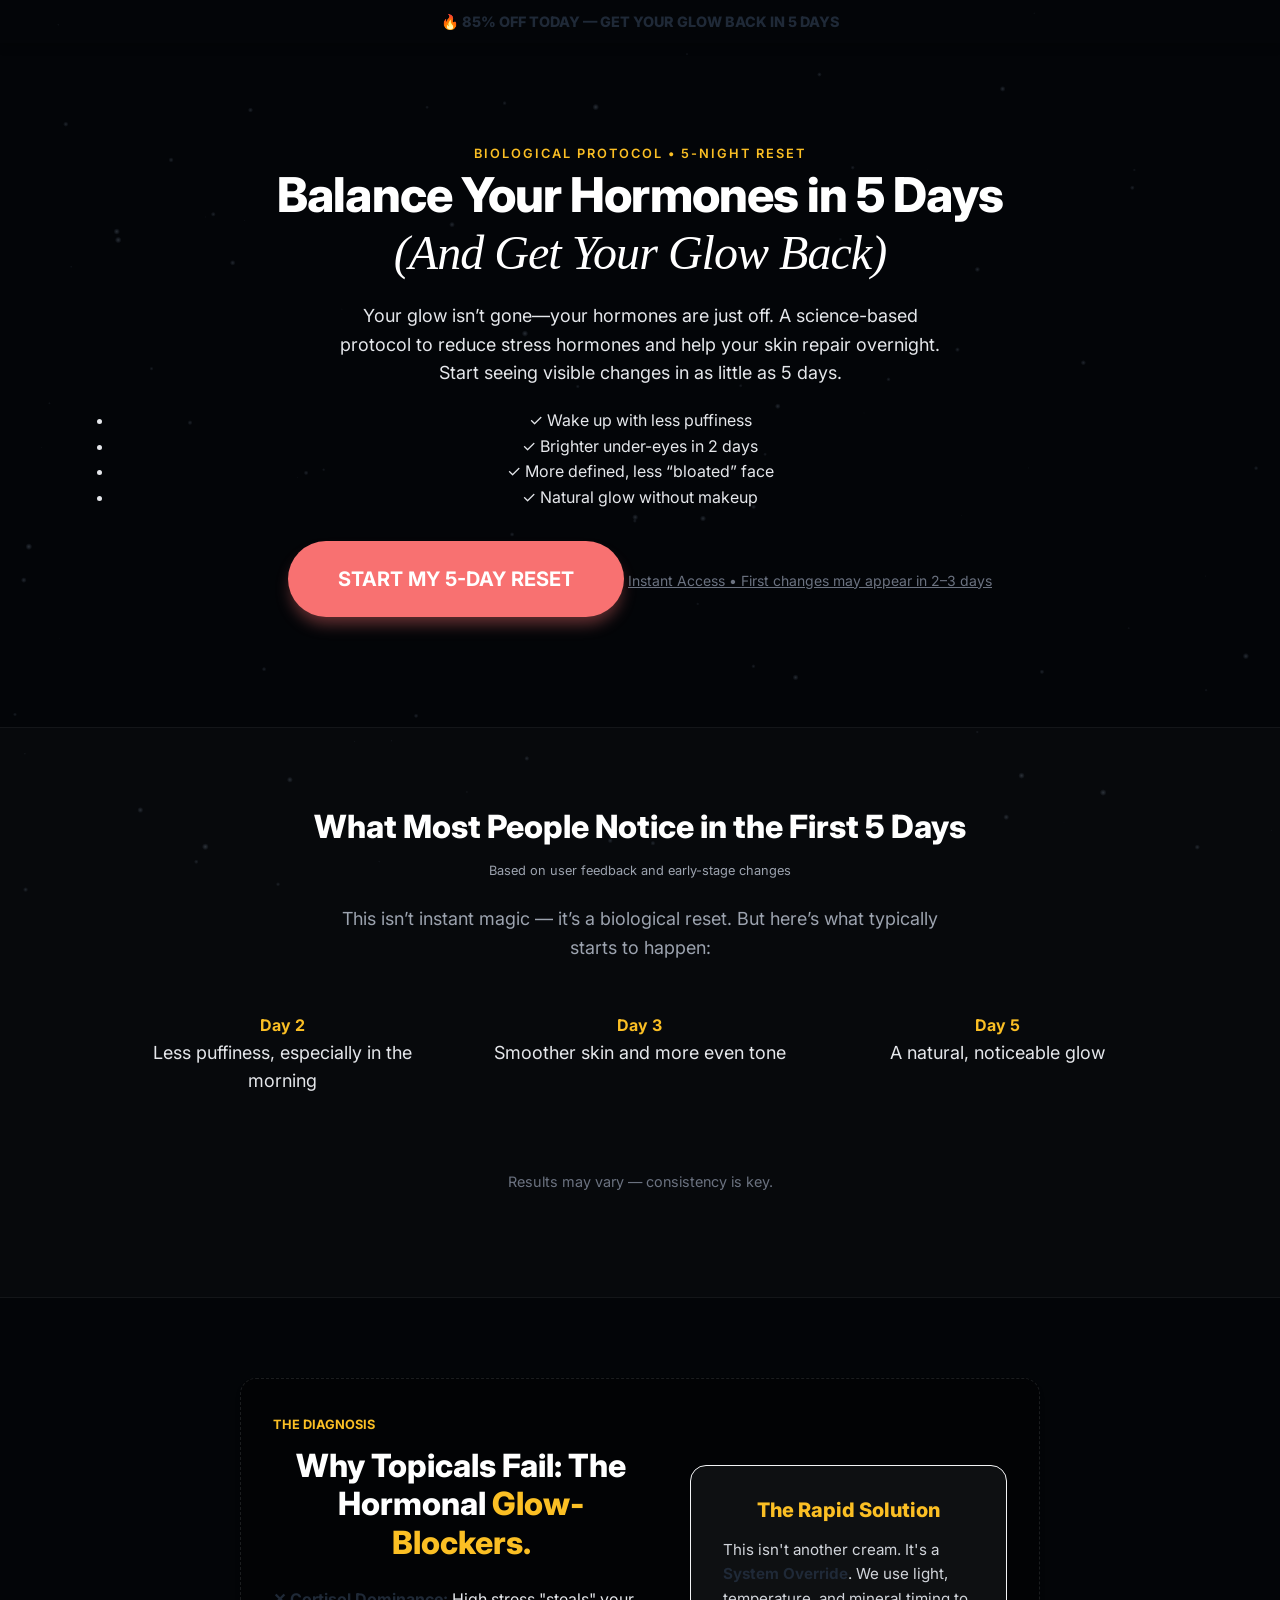
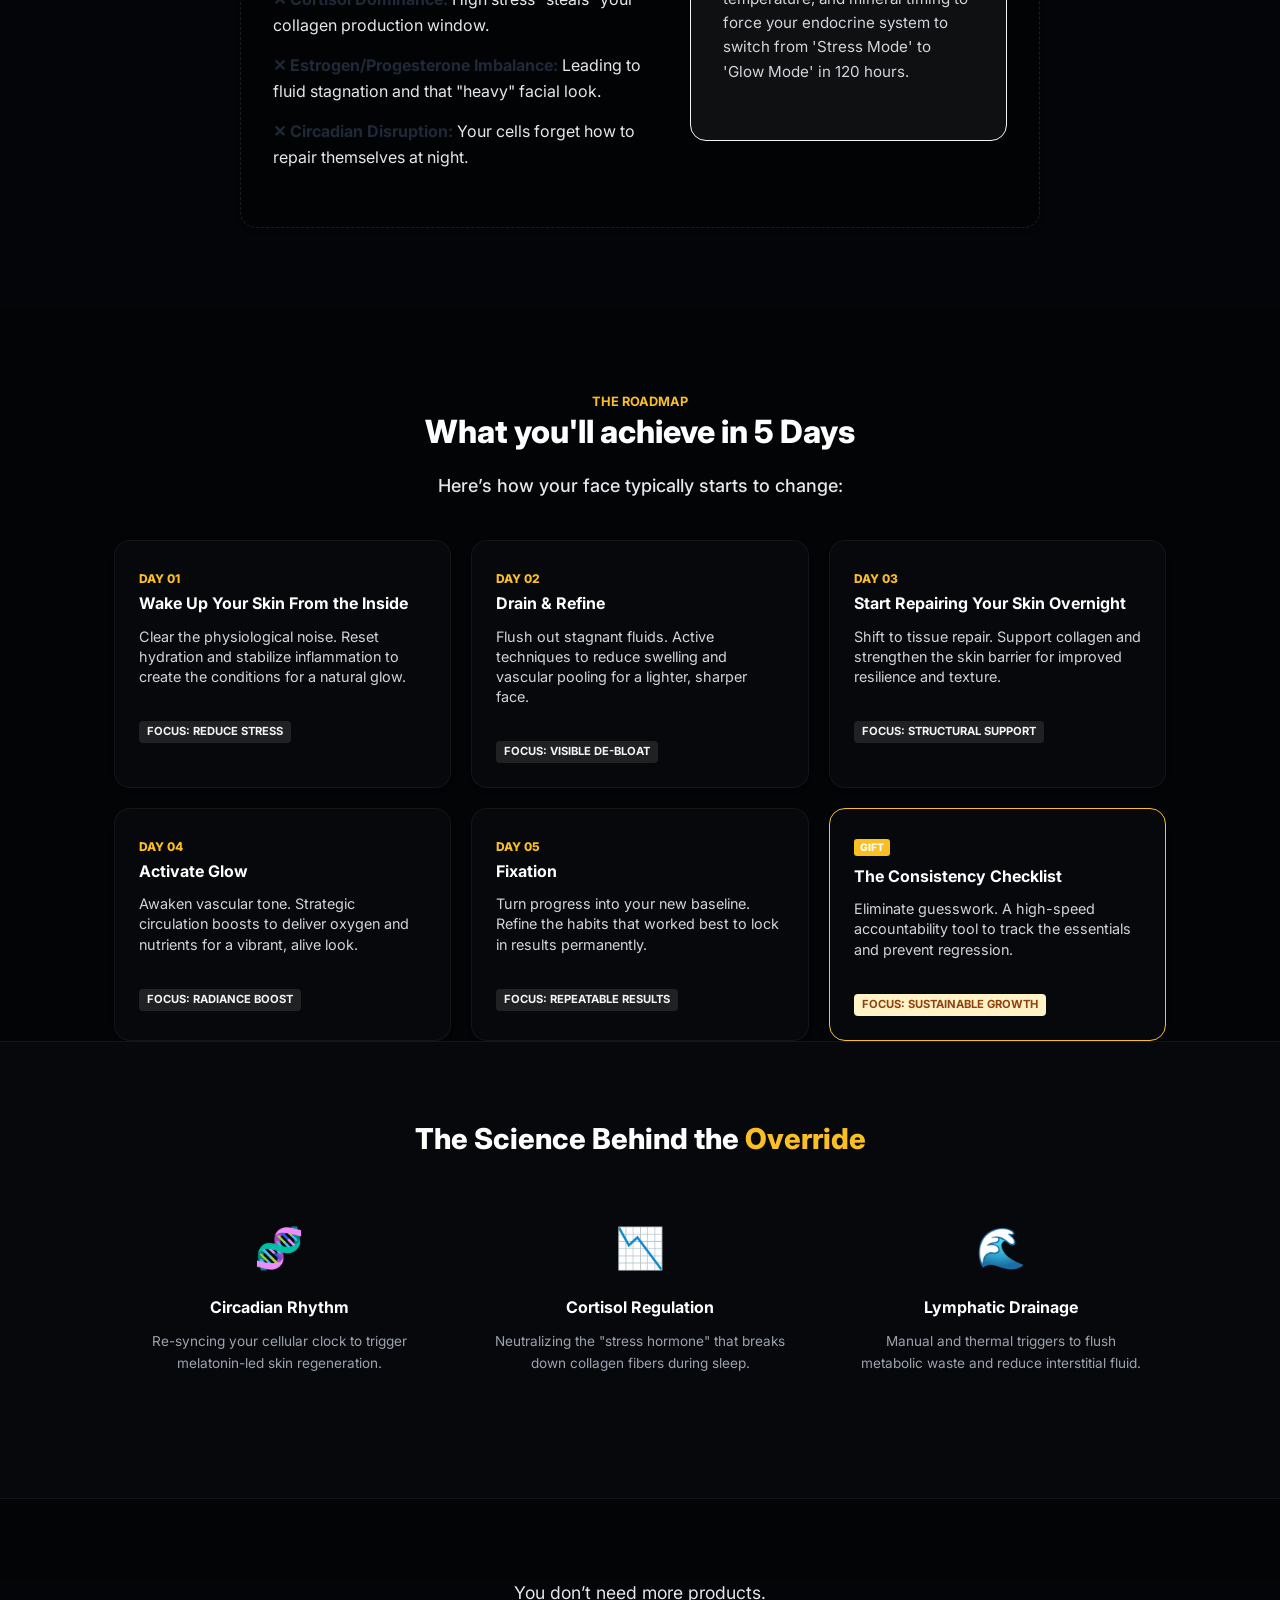
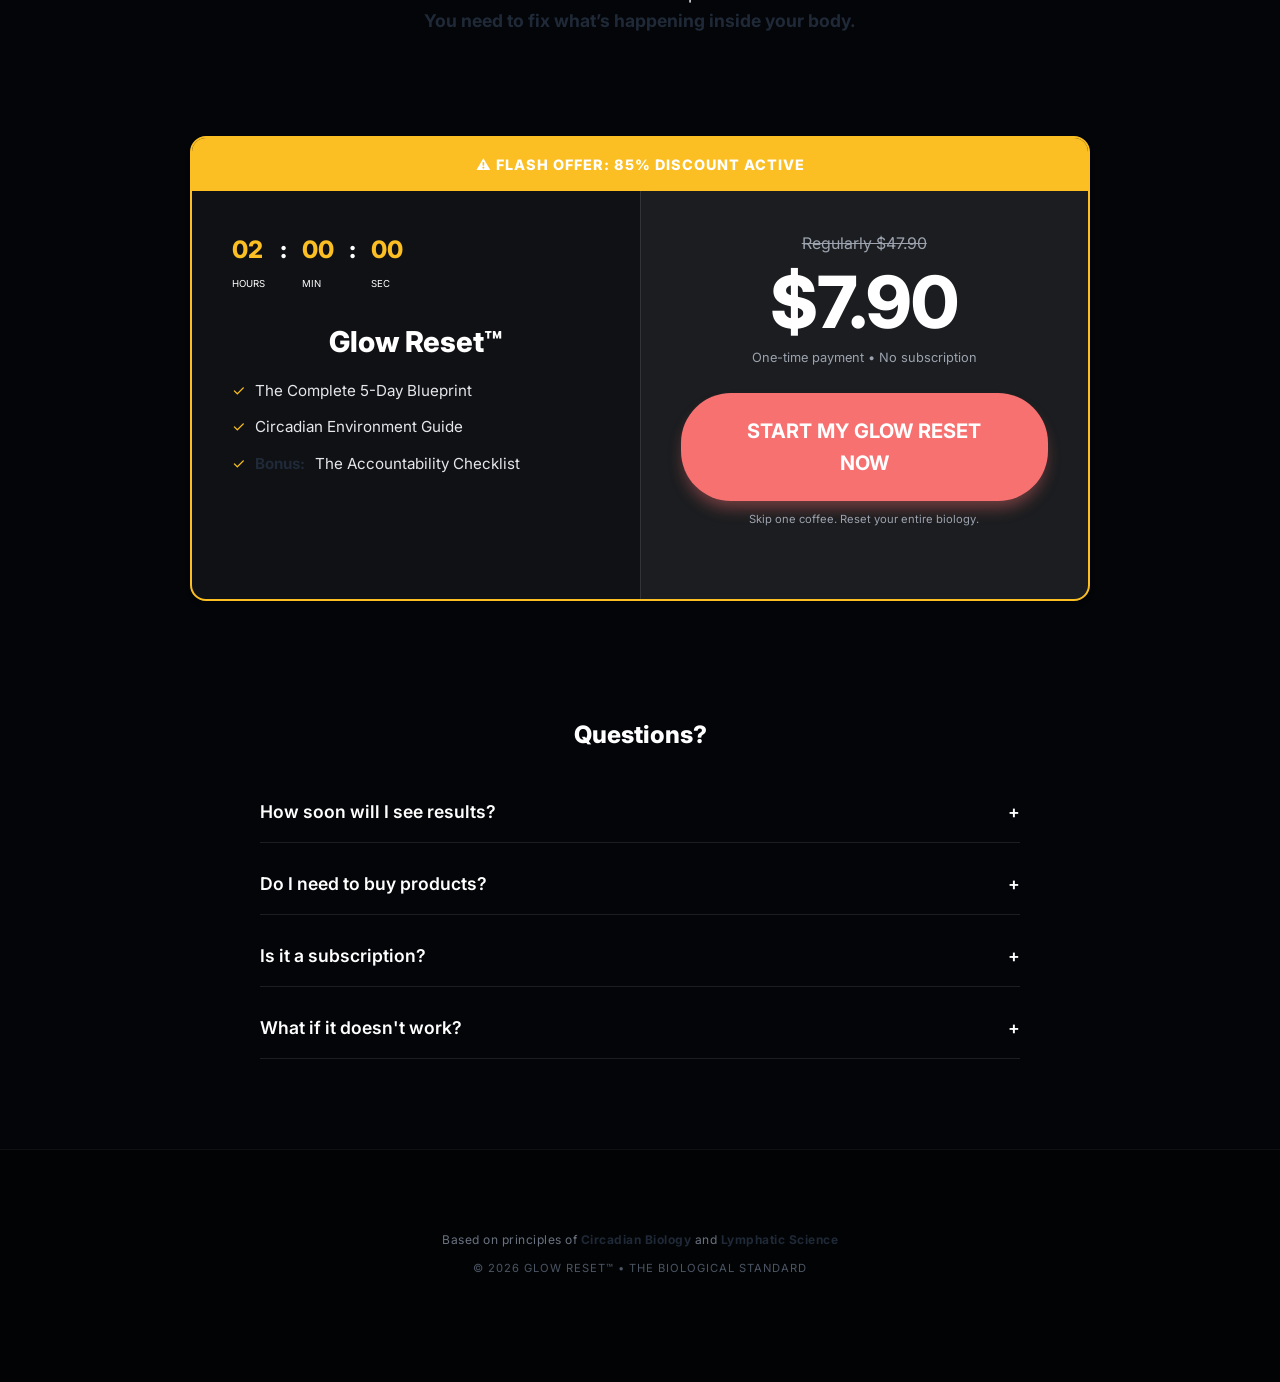
<file: index.html>
<!DOCTYPE html>
<html lang="en">
<head>
    <meta name="viewport" content="width=device-width, initial-scale=1.0">
    <meta charset="UTF-8">
    <meta name="description" content="Balance your hormones and restore your natural glow in 5 days with this science-based reset protocol.">
    <title>Glow Reset™ | 5-Day Hormone Reset Protocol</title>
    <link href="https://fonts.googleapis.com/css2?family=Plus+Jakarta+Sans:wght@800&family=Inter:wght@300;400;600&display=swap" rel="stylesheet">
    <link rel="stylesheet" href="style.css">
    <style>
        /* Fundo Animado */
        #dropletCanvas {
    position: fixed;
    top: 0;
    left: 0;
    width: 100vw;
    height: 100vh;
    z-index: -1;
    pointer-events: none; /* Garante que não interfira nos cliques */
}

        /* Ajustes de suporte para garantir a responsividade */
        .module-grid {
            display: grid;
            grid-template-columns: repeat(auto-fit, minmax(280px, 1fr));
            gap: 20px;
            margin-top: 40px;
        }
        .module-card {
            padding: 1.5rem;
            text-align: left;
            border: 1px solid rgba(255,255,255,0.05);
            background: rgba(255,255,255,0.02);
        }
        .module-card h4 { margin-bottom: 10px; color: #ffffff; }
        .module-card p { font-size: 0.9rem; line-height: 1.4; color: #d1d5db; }
        .benefit-tag {
            display: inline-block;
            background: rgba(255,255,255,0.1);
            padding: 2px 8px;
            border-radius: 4px;
            font-size: 0.7rem;
            font-weight: 700;
            text-transform: uppercase;
            margin-top: 10px;
            color: #f3f4f6;
        }

        /* AJUSTES DA SEÇÃO FAQ */
        .faq-box {
            max-width: 800px;
            margin: 0 auto;
            padding: 40px 20px;
        }
        .faq-item {
            border-bottom: 1px solid rgba(255,255,255,0.1);
            margin-bottom: 10px;
        }
        .faq-trigger {
            width: 100%;
            background: none;
            border: none;
            padding: 20px 0;
            text-align: left;
            cursor: pointer;
            display: flex;
            justify-content: space-between;
            align-items: center;
            font-family: 'Inter', sans-serif;
            font-weight: 600;
            font-size: 1.1rem;
            color: #ffffff;
        }
        .faq-content {
            max-height: 0;
            overflow: hidden;
            transition: max-height 0.3s ease-out;
        }
        .faq-content p {
            padding-bottom: 20px;
            color: #d1d5db;
            line-height: 1.6;
            margin: 0;
        }

        @media (max-width: 768px) {
    .mobile-stack {
        display: block !important;
    }

    .mobile-stack > div {
        width: 100% !important;
        margin-bottom: 20px;
    }

    h1 {
        font-size: 2.2rem !important;
    }

    .section {
        padding: 40px 0 !important;
    }
}

@media (max-width: 480px) {
    .top-alert { font-size: 0.75rem; padding: 8px; }
}
        

        footer {
    padding: 40px 20px;
    text-align: center;
    border-top: 1px solid rgba(255,255,255,0.05);
    background: rgba(0,0,0,0.3);
    margin-top: 40px;
}

.footer-creds {
    font-size: 0.75rem;
    color: #6b7280; /* Um cinza mais discreto */
    margin-bottom: 10px;
    letter-spacing: 0.5px;
}

.footer-copy {
    font-size: 0.7rem;
    color: #4b5563;
    text-transform: uppercase;
    letter-spacing: 1px;
}

        body {
    background-color: #030508; /* Mesma cor do canvas */
    margin: 0;
    padding: 0;
    overflow-x: hidden;
    padding-top: 60px;
}
.top-alert {
    position: fixed;
    top: 0;
    left: 0;
    width: 100%;
    text-align: center;
    font-weight: 800;
    font-size: 0.9rem;
    padding: 10px;
    z-index: 9999;
    animation: pulseAlert 2s ease-in-out infinite;
    box-shadow: 0 2px 10px rgba(0,0,0,0.3);
    cursor: pointer;
    transition: transform 0.3s ease, opacity 0.2s ease;
}
.top-alert:active {
    transform: scale(0.97);
    opacity: 0.8;
}
.top-alert:hover {
    opacity: 0.9;
}

/* Animação */
@keyframes pulseAlert {
    0% {
        background-color: #ff0000;
        color: #ffffff;
    }
    50% {
        background-color: #ff4d4d;
        color: #ffffff;
    }
    100% {
        background-color: #ff0000;
        color: #ffffff;
    }
}


        
    </style>
    <!-- Meta Pixel Code -->
<script>
function scrollToOffer() {
    const element = document.getElementById('offer');
    const alertBar = document.querySelector('.top-alert');

    if (!element) return;

    const offset = alertBar ? alertBar.offsetHeight : 0;

    const position = element.getBoundingClientRect().top + window.pageYOffset - offset;

    window.scrollTo({
        top: position,
        behavior: 'smooth'
    });
}
!function(f,b,e,v,n,t,s)
{if(f.fbq)return;n=f.fbq=function(){n.callMethod?
n.callMethod.apply(n,arguments):n.queue.push(arguments)};
if(!f._fbq)f._fbq=n;n.push=n;n.loaded=!0;n.version='2.0';
n.queue=[];t=b.createElement(e);t.async=!0;
t.src=v;s=b.getElementsByTagName(e)[0];
s.parentNode.insertBefore(t,s)}(window, document,'script',
'https://connect.facebook.net/en_US/fbevents.js');
fbq('init', '1629880211533904');
fbq('track', 'PageView');
</script>
<noscript><img height="1" width="1" style="display:none"
src="https://www.facebook.com/tr?id=1629880211533904&ev=PageView&noscript=1"
/></noscript>
<!-- End Meta Pixel Code -->
</head>
<body>
    
  <div class="top-alert" onclick="scrollToOffer()">
    🔥 85% OFF TODAY — GET YOUR GLOW BACK IN 5 DAYS
</div>
    
    <canvas id="dropletCanvas"></canvas>

    <header class="section">
        
        <div class="container text-center">
            <span style="color: #fbbf24; font-weight: 600; text-transform: uppercase; letter-spacing: 2px; font-size: 0.8rem;">Biological Protocol • 5-Night Reset</span>
            <h1 style="color: #ffffff;">Balance Your Hormones in 5 Days <br> <span style="font-style: italic; font-weight: 400; font-family: serif; color: #ffffff;">(And Get Your Glow Back)</span></h1>
            <p style="margin: 0 auto; max-width: 600px; color: #e5e7eb;">Your glow isn’t gone—your hormones are just off. A science-based protocol to reduce stress hormones and help your skin repair overnight. Start seeing visible changes in as little as 5 days.</p>
            
            <ul style="margin-top:20px; margin-bottom:25px; color:#e5e7eb;">
<li>✓ Wake up with less puffiness</li>
<li>✓ Brighter under-eyes in 2 days</li>
<li>✓ More defined, less “bloated” face</li>
<li>✓ Natural glow without makeup</li>
</ul>
            
            <div class="cta-container">
                <a href="#offer" class="cta">Start My 5-Day Reset</a>
                <span class="cta-secondary">Instant Access • First changes may appear in 2–3 days</span>
            </div>
        </div>
    </header>

    <section class="section" style="background: rgba(255,255,255,0.02); border-top: 1px solid rgba(255,255,255,0.05); border-bottom: 1px solid rgba(255,255,255,0.05);">
    <div class="container text-center">
        
        <h2 style="color: #ffffff; margin-bottom: 10px;">
            What Most People Notice in the First 5 Days
        </h2>
        <p style="margin-top:15px; font-size:0.8rem; color:#9ca3af;">
Based on user feedback and early-stage changes
</p>

        <p style="max-width: 600px; margin: 0 auto 30px auto; color: #9ca3af;">
            This isn’t instant magic — it’s a biological reset. But here’s what typically starts to happen:
        </p>

        <div style="display: flex; gap: 20px; justify-content: center;" class="mobile-stack">

            <div style="flex: 1; padding: 20px;">
                <h4 style="color: #fbbf24;">Day 2</h4>
                <p style="color: #e5e7eb;">Less puffiness, especially in the morning</p>
            </div>

            <div style="flex: 1; padding: 20px;">
                <h4 style="color: #fbbf24;">Day 3</h4>
                <p style="color: #e5e7eb;">Smoother skin and more even tone</p>
            </div>

            <div style="flex: 1; padding: 20px;">
                <h4 style="color: #fbbf24;">Day 5</h4>
                <p style="color: #e5e7eb;">A natural, noticeable glow</p>
            </div>

        </div>
        <p style="margin-top: 30px; font-size: 0.9rem; color: #6b7280;">
    Results may vary — consistency is key.
</p>
    </div>
        
</section>

    <main>
        <section class="section section-dark">
            <div class="container">
                <div class="box section-dark" style="border: 1px dashed rgba(255,255,255,0.1); padding: 2rem; background: rgba(0,0,0,0.3);">
                    <div style="display: flex; gap: 40px; align-items: center;" class="mobile-stack">
                        <div style="flex: 1.2;">
                            <span style="color: #fbbf24; text-transform: uppercase; font-size: 0.8rem; font-weight: 700;">The Diagnosis</span>
                            <h2 style="color: #ffffff; margin-top: 10px;">Why Topicals Fail: The Hormonal  <span style="color: #fbbf24;">Glow-Blockers.</span></h2>
                            
                            <div style="margin-top: 25px;">
                                <p style="font-size: 1rem; margin-bottom: 15px; color: #e5e7eb;"><strong>✕ Cortisol Dominance:</strong> High stress "steals" your collagen production window.</p>
                                <p style="font-size: 1rem; margin-bottom: 15px; color: #e5e7eb;"><strong>✕ Estrogen/Progesterone Imbalance:</strong> Leading to fluid stagnation and that "heavy" facial look.</p>
                                <p style="font-size: 1rem; color: #e5e7eb;"><strong>✕ Circadian Disruption:</strong> Your cells forget how to repair themselves at night.</p>
                            </div>
                        </div>
                        
                        <div class="box" style="background: rgba(255,255,255,0.05); padding: 2rem; flex: 0.8;">
                            <h3 style="color: #fbbf24; font-size: 1.25rem; margin-bottom: 1rem;">The Rapid Solution</h3>
                            <p style="font-size: 0.95rem; color: #d1d5db;">This isn't another cream. It's a <strong>System Override</strong>. We use light, temperature, and mineral timing to force your endocrine system to switch from 'Stress Mode' to 'Glow Mode' in 120 hours.</p>
                        </div>
                    </div>
                </div>
            </div>
        </section>

        <section class="section section-alt" style="background: rgba(0,0,0,0.2);">
            <div class="container text-center">
                <span style="color: #fbbf24; text-transform: uppercase; font-size: 0.8rem; font-weight: 700;">The Roadmap</span>
                <h2 style="color: #ffffff;">What you'll achieve in 5 Days</h2>

                <p style="margin-bottom: 25px; color:#e5e7eb; font-weight:500;">
Here’s how your face typically starts to change:
</p>
                
                <div class="module-grid">
                    <div class="box module-card">
                        <span style="color: #fbbf24; font-weight: 800; font-size: 0.75rem;">DAY 01</span>
                        <h4>Wake Up Your Skin From the Inside</h4>
                        <p>Clear the physiological noise. Reset hydration and stabilize inflammation to create the conditions for a natural glow.</p>
                        <span class="benefit-tag">Focus: Reduce Stress</span>
                    </div>
                    
                    <div class="box module-card">
                        <span style="color: #fbbf24; font-weight: 800; font-size: 0.75rem;">DAY 02</span>
                        <h4>Drain & Refine</h4>
                        <p>Flush out stagnant fluids. Active techniques to reduce swelling and vascular pooling for a lighter, sharper face.</p>
                        <span class="benefit-tag">Focus: Visible De-bloat</span>
                    </div>
                    
                    <div class="box module-card">
                        <span style="color: #fbbf24; font-weight: 800; font-size: 0.75rem;">DAY 03</span>
                        <h4>Start Repairing Your Skin Overnight</h4>
                        <p>Shift to tissue repair. Support collagen and strengthen the skin barrier for improved resilience and texture.</p>
                        <span class="benefit-tag">Focus: Structural Support</span>
                    </div>
                    
                    <div class="box module-card">
                        <span style="color: #fbbf24; font-weight: 800; font-size: 0.75rem;">DAY 04</span>
                        <h4>Activate Glow</h4>
                        <p>Awaken vascular tone. Strategic circulation boosts to deliver oxygen and nutrients for a vibrant, alive look.</p>
                        <span class="benefit-tag">Focus: Radiance Boost</span>
                    </div>
                    
                    <div class="box module-card">
                        <span style="color: #fbbf24; font-weight: 800; font-size: 0.75rem;">DAY 05</span>
                        <h4>Fixation</h4>
                        <p>Turn progress into your new baseline. Refine the habits that worked best to lock in results permanently.</p>
                        <span class="benefit-tag">Focus: Repeatable Results</span>
                    </div>

                    <div class="box module-card" style="border: 1px solid #fbbf24;">
                        <span style="background: #fbbf24; color: #ffffff; padding: 2px 6px; font-weight: 800; font-size: 0.65rem; border-radius: 3px;">GIFT</span>
                        <h4 style="margin-top: 5px; color: #ffffff;">The Consistency Checklist</h4>
                        <p>Eliminate guesswork. A high-speed accountability tool to track the essentials and prevent regression.</p>
                        <span class="benefit-tag" style="background: #fef3c7; color: #92400e;">Focus: Sustainable Growth</span>
                    </div>
                </div>
            </div>

            <section class="section" style="background: rgba(255,255,255,0.02); border-top: 1px solid rgba(255,255,255,0.05); border-bottom: 1px solid rgba(255,255,255,0.05);">
    <div class="container text-center">
        <h2 style="color: #ffffff; margin-bottom: 40px; font-size: 1.8rem;">The Science Behind the <span style="color: #fbbf24;">Override</span></h2>
        
        <div style="display: flex; gap: 30px; justify-content: center;" class="mobile-stack">
            <div style="flex: 1; padding: 20px;">
                <div style="font-size: 2.5rem; margin-bottom: 15px;">🧬</div>
                <h4 style="color: #ffffff; margin-bottom: 10px;">Circadian Rhythm</h4>
                <p style="font-size: 0.85rem; color: #9ca3af;">Re-syncing your cellular clock to trigger melatonin-led skin regeneration.</p>
            </div>

            <div style="flex: 1; padding: 20px;">
                <div style="font-size: 2.5rem; margin-bottom: 15px;">📉</div>
                <h4 style="color: #ffffff; margin-bottom: 10px;">Cortisol Regulation</h4>
                <p style="font-size: 0.85rem; color: #9ca3af;">Neutralizing the "stress hormone" that breaks down collagen fibers during sleep.</p>
            </div>

            <div style="flex: 1; padding: 20px;">
                <div style="font-size: 2.5rem; margin-bottom: 15px;">🌊</div>
                <h4 style="color: #ffffff; margin-bottom: 10px;">Lymphatic Drainage</h4>
                <p style="font-size: 0.85rem; color: #9ca3af;">Manual and thermal triggers to flush metabolic waste and reduce interstitial fluid.</p>
            </div>
        </div>
    </div>
</section>
            
        </section>

        <p style="text-align:center; color:#e5e7eb; margin-bottom:20px; font-size:1.1rem;">
You don’t need more products.<br>
<strong>You need to fix what’s happening inside your body.</strong>
</p>
        
        <section id="offer" class="section">
            <div class="container">
                <div class="box" style="max-width: 900px; margin: 0 auto; padding: 0; overflow: hidden; border: 2px solid #fbbf24; background: rgba(255,255,255,0.05);">
                    <div style="background: #fbbf24; color: #ffffff; padding: 15px; text-align: center; font-weight: 800; font-size: 0.9rem; letter-spacing: 1px;">
                        ⚠️ FLASH OFFER: 85% DISCOUNT ACTIVE
                    </div>
                    
                    <div style="display: flex;" class="mobile-stack">
                        <div style="padding: 40px; flex: 1;">
                            <div style="display: flex; gap: 15px; margin-bottom: 30px;" id="timer">
                                <div><span style="font-size: 1.5rem; font-weight: 800; color: #fbbf24;" id="h">02</span><br><small style="font-size: 0.6rem; text-transform: uppercase; color: #ffffff;">Hours</small></div>
                                <span style="font-size: 1.5rem; font-weight: 800; color: #ffffff;">:</span>
                                <div><span style="font-size: 1.5rem; font-weight: 800; color: #fbbf24;" id="m">00</span><br><small style="font-size: 0.6rem; text-transform: uppercase; color: #ffffff;">Min</small></div>
                                <span style="font-size: 1.5rem; font-weight: 800; color: #ffffff;">:</span>
                                <div><span style="font-size: 1.5rem; font-weight: 800; color: #fbbf24;" id="s">00</span><br><small style="font-size: 0.6rem; text-transform: uppercase; color: #ffffff;">Sec</small></div>
                            </div>

                            <h3 style="font-size: 1.8rem; color: #ffffff;">Glow Reset™</h3>
                            <ul style="list-style: none; margin-top: 20px; padding: 0;">
                                <li style="margin-bottom: 12px; font-size: 0.95rem; display: flex; align-items: center; gap: 10px; color: #e5e7eb;">
                                    <span style="color: #fbbf24;">✓</span> The Complete 5-Day Blueprint
                                </li>
                                <li style="margin-bottom: 12px; font-size: 0.95rem; display: flex; align-items: center; gap: 10px; color: #e5e7eb;">
                                    <span style="color: #fbbf24;">✓</span> Circadian Environment Guide
                                </li>
                                <li style="margin-bottom: 12px; font-size: 0.95rem; display: flex; align-items: center; gap: 10px; color: #e5e7eb;">
                                    <span style="color: #fbbf24;">✓</span> <strong>Bonus:</strong> The Accountability Checklist
                                </li>
                            </ul>
                        </div>

                        <div style="background: rgba(255,255,255,0.05); padding: 40px; text-align: center; border-left: 1px solid rgba(255,255,255,0.1); flex: 1;">
                            <span style="text-decoration: line-through; color: #9ca3af;">Regularly $47.90</span>
                            <div style="font-size: 4.5rem; font-weight: 800; color: #ffffff; line-height: 1; margin: 10px 0;">$7.90</div>
                            <p style="font-size:0.8rem; color:#9ca3af; margin-top:10px;">
One-time payment • No subscription
</p>
                            <div class="cta-container" style="margin-top: 20px;">
                                <a href="https://pay.hotmart.com/W104754654M?bid=1772998700626" class="cta" style="width: 100%; display: block; box-sizing: border-box;">Start My Glow Reset Now</a>
                                <span style="font-size: 0.7rem; color: #9ca3af; margin-top: 10px; display: block;">Skip one coffee. Reset your entire biology.</span>
                            </div>
                        </div>
                    </div>
                </div>
            </div>
        </section>

        <section class="section-padding container">
            <div class="faq-box">
                <h2 style="text-align: center; margin-bottom: 2rem; font-size: 1.5rem; color: #ffffff;">Questions?</h2>
                <div class="faq-item">
                    <button class="faq-trigger" onclick="toggleFaq(this)">How soon will I see results? <span>+</span></button>
                    <div class="faq-content"><p>You will notice a reduction in morning puffiness by Day 2. By Day 5, your skin's texture and natural "glow" will be visibly restored.</p></div>
                </div>
                <div class="faq-item">
                    <button class="faq-trigger" onclick="toggleFaq(this)">Do I need to buy products? <span>+</span></button>
                    <div class="faq-content"><p>No. This protocol relies on biological triggers like timing, temperature, and specific movements. No extra serums required.</p></div>
                </div>
                <div class="faq-item">
                    <button class="faq-trigger" onclick="toggleFaq(this)">Is it a subscription? <span>+</span></button>
                    <div class="faq-content"><p>No. This is a one-time investment of $7.90 for lifetime digital access to the protocol.</p></div>
                </div>
                <div class="faq-item">
                    <button class="faq-trigger" onclick="toggleFaq(this)">What if it doesn't work? <span>+</span></button>
                    <div class="faq-content"><p>We offer a 7-day money-back guarantee. If you don't feel a difference, we refund your $7.90 immediately.</p></div>
                </div>
            </div>
        </section>
    </main>
        
    <footer class="section">
    <div class="container">
        <p class="footer-creds">
            Based on principles of <strong>Circadian Biology</strong> and <strong>Lymphatic Science</strong>
        </p>
        
        <p class="footer-copy">
            © 2026 GLOW RESET™ • THE BIOLOGICAL STANDARD
        </p>
    </div>
</footer>

    <script>
        // Animação de Fundo
        const canvas = document.getElementById('dropletCanvas');
        const ctx = canvas.getContext('2d');
        function resizeCanvas() { canvas.width = window.innerWidth; canvas.height = window.innerHeight; }
        resizeCanvas();
        let droplets = [];
        const config = { count: 100, speedMin: 0.05, speedMax: 0.4, baseColor: '180, 200, 230' };
        class Droplet {
            constructor() { this.init(true); }
            init(randomX = false) {
                this.y = Math.random() * canvas.height;
                this.x = randomX ? (Math.random() * canvas.width) : -50;
                this.z = Math.random();
                this.speed = (this.z * (config.speedMax - config.speedMin) + config.speedMin) * 0.8;
                this.radius = this.z * 3 + 0.5;
                this.opacity = this.z * 0.2 + 0.02;
                this.oscillation = Math.random() * 0.3;
                this.oscSpeed = Math.random() * 0.01;
                this.time = Math.random() * 100;
            }
            draw() {
                this.time += this.oscSpeed;
                const currentY = this.y + Math.sin(this.time) * 15 * this.oscillation;
                ctx.beginPath();
                let grad = ctx.createRadialGradient(this.x, currentY, 0, this.x, currentY, this.radius);
                grad.addColorStop(0, `rgba(${config.baseColor}, ${this.opacity})`);
                grad.addColorStop(1, `rgba(${config.baseColor}, 0)`);
                ctx.fillStyle = grad;
                ctx.arc(this.x, currentY, this.radius, 0, Math.PI * 2);
                ctx.fill();
            }
            update() { this.x += this.speed; if (this.x > canvas.width + 50) this.init(false); this.draw(); }
        }
        function initScene() { droplets = []; for (let i = 0; i < config.count; i++) droplets.push(new Droplet()); }
        function animate() { ctx.clearRect(0, 0, canvas.width, canvas.height); droplets.forEach(d => d.update()); requestAnimationFrame(animate); }
        window.addEventListener('resize', () => { resizeCanvas(); initScene(); });
        initScene(); animate();

        // Timer Logic
        function startTimer(duration) {
    let timer = duration, hours, minutes, seconds;

    const interval = setInterval(function () {
        hours = parseInt(timer / 3600, 10);
        minutes = parseInt((timer % 3600) / 60, 10);
        seconds = parseInt(timer % 60, 10);

        document.getElementById('h').textContent = hours < 10 ? "0" + hours : hours;
        document.getElementById('m').textContent = minutes < 10 ? "0" + minutes : minutes;
        document.getElementById('s').textContent = seconds < 10 ? "0" + seconds : seconds;

        if (--timer < 0) {
            clearInterval(interval);
        }
    }, 1000);
}
        function toggleFaq(btn) {
            const content = btn.nextElementSibling;
            const isOpen = content.style.maxHeight;
            document.querySelectorAll('.faq-content').forEach(c => c.style.maxHeight = null);
            content.style.maxHeight = (isOpen && isOpen !== "0px") ? null : content.scrollHeight + "px";
        }
window.addEventListener('load', function () {
    startTimer(7200);

    const alertBar = document.querySelector('.top-alert');

    window.addEventListener('scroll', function () {
        let scrollTop = window.pageYOffset || document.documentElement.scrollTop;

        if (scrollTop > 100) {
            alertBar.style.transform = "translateY(-100%)";
        } else {
            alertBar.style.transform = "translateY(0)";
        }
    });
});
    </script>
</body>
</html>
</file>
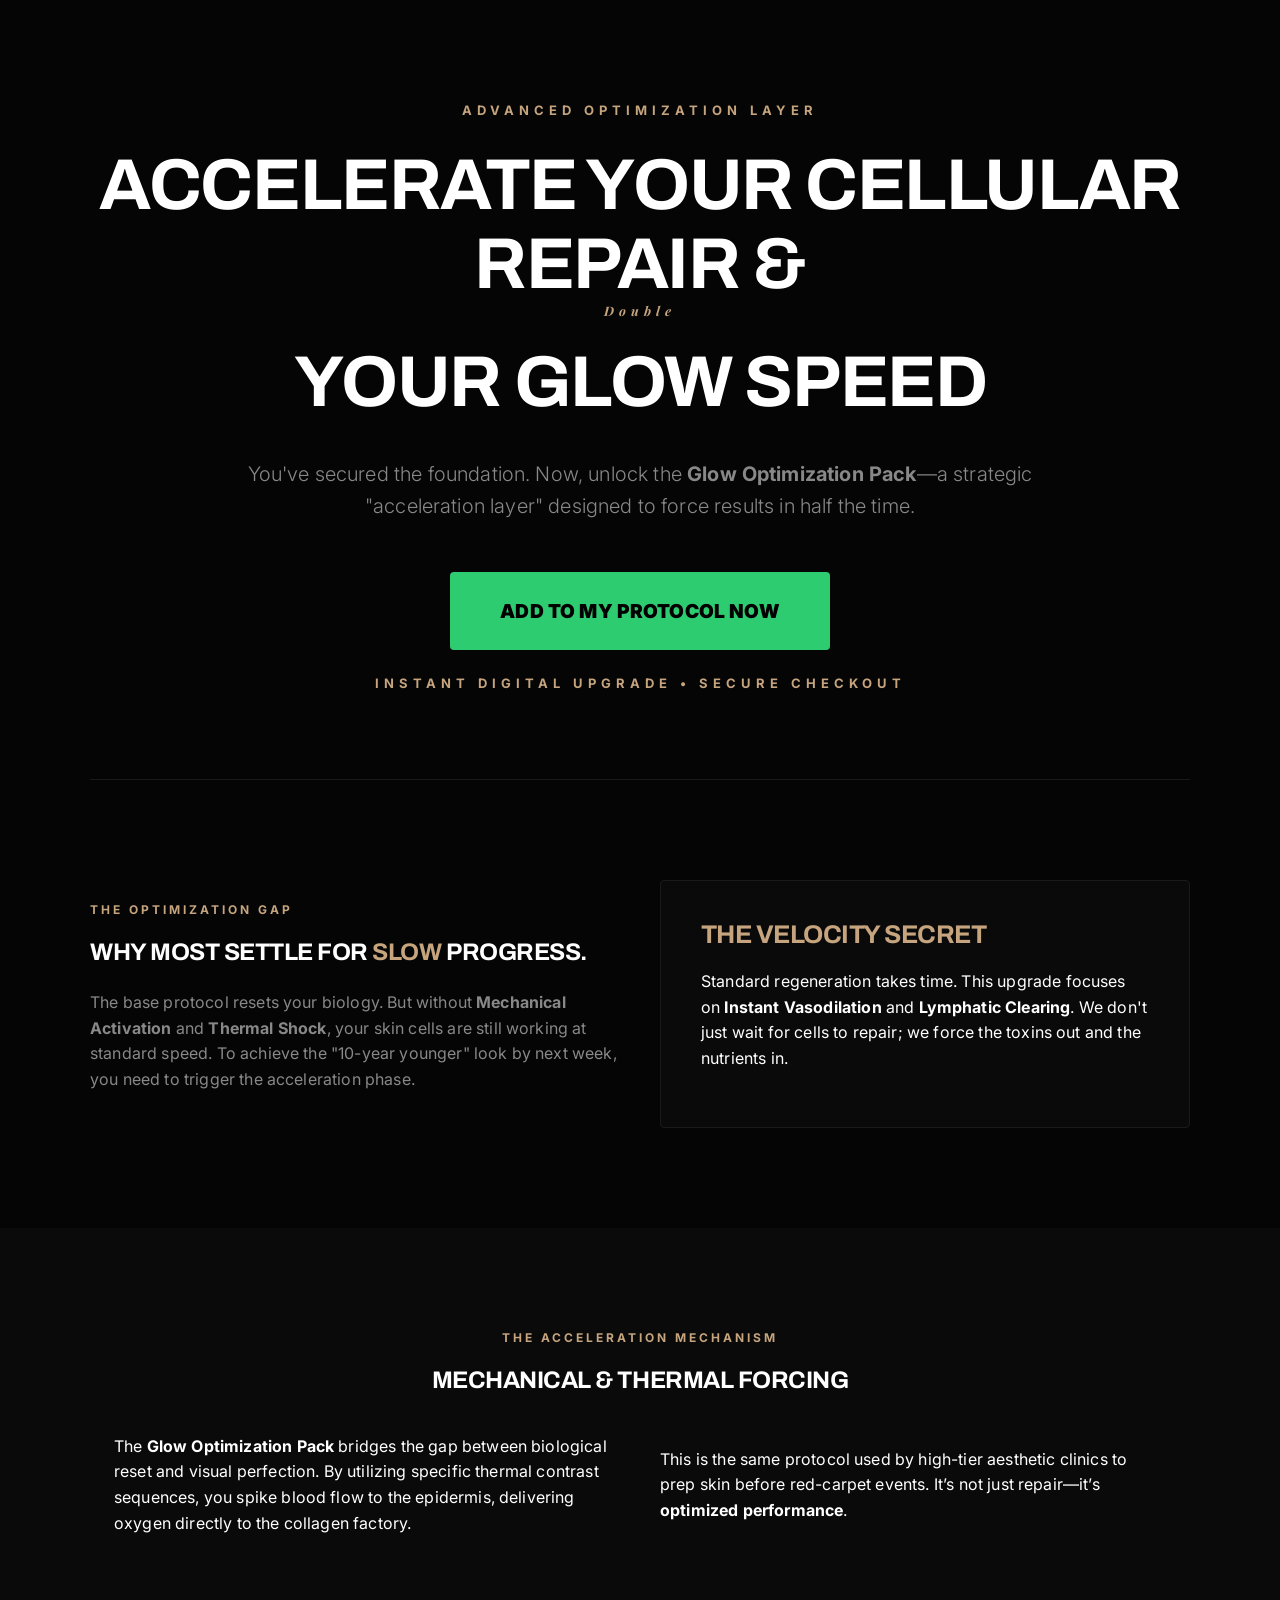
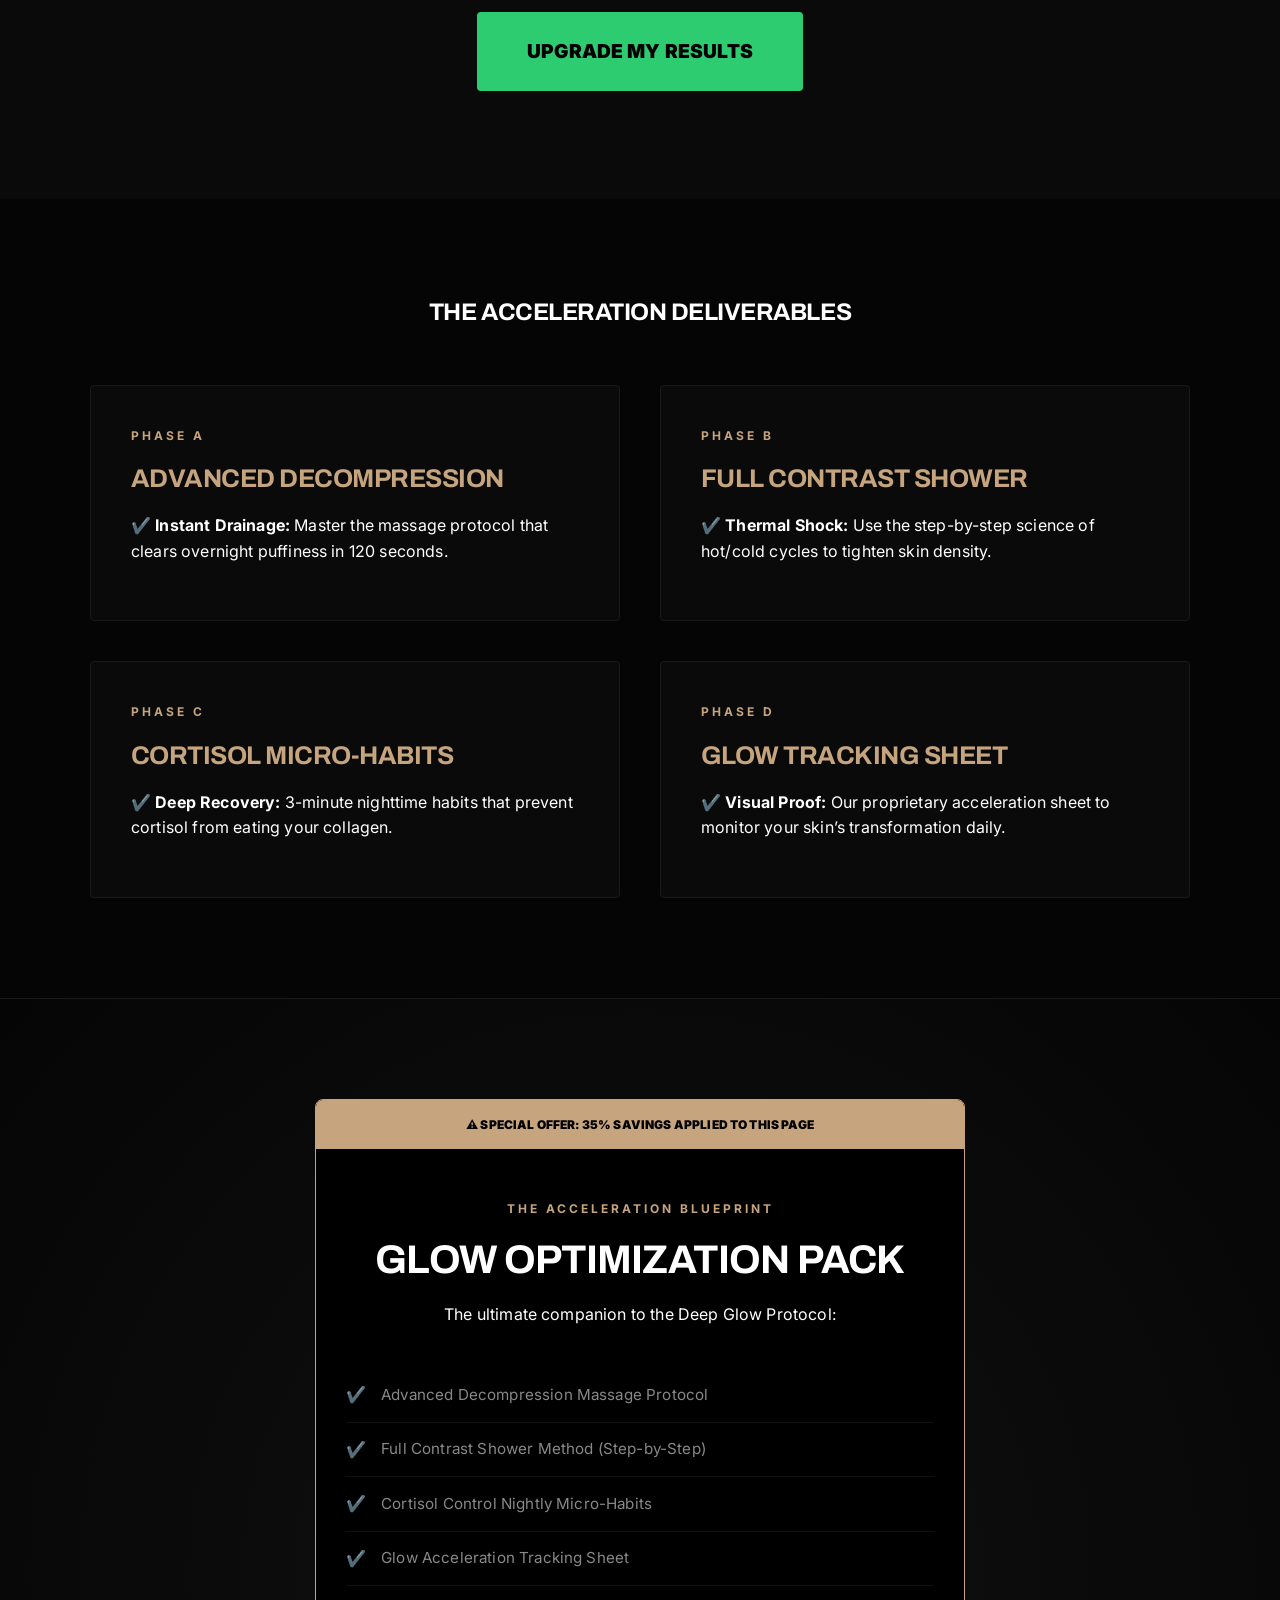
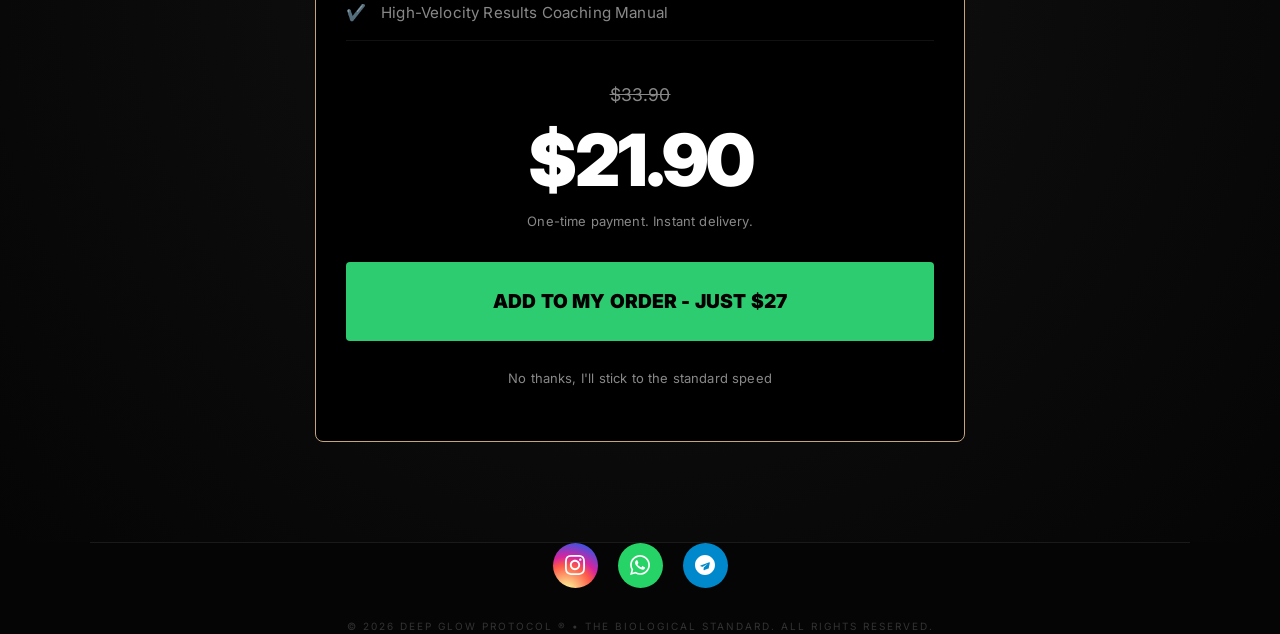
<file: complement.html>
<!DOCTYPE html>
<html lang="en">
<head>
    <meta charset="UTF-8">
    <meta name="viewport" content="width=device-width, initial-scale=1.0, maximum-scale=1.0, user-scalable=no">
    <title>Glow Optimization Pack | Advanced Upgrade</title>
    <link href="https://fonts.googleapis.com/css2?family=Archivo:wght@800;900&family=Inter:wght@300;400;600;700&family=Playfair+Display:ital,wght@1,700&display=swap" rel="stylesheet">
    
    <style>
        :root {
            --bg: #050505;
            --surface: #0a0a0a;
            --gold: #c5a47e;
            --gold-light: #e0c9ac;
            --green: #2ecc71;
            --text: #ffffff;
            --text-dim: #888888;
            --border: #1a1a1a;
            --transition: all 0.3s cubic-bezier(0.19, 1, 0.22, 1);
        }

        /* Reset & Base */
        * { margin: 0; padding: 0; box-sizing: border-box; -webkit-font-smoothing: antialiased; }
        html { scroll-behavior: smooth; overflow-x: hidden; }
        body { 
            font-family: 'Inter', sans-serif; 
            background: var(--bg); 
            color: var(--text); 
            overflow-x: hidden; 
            line-height: 1.6; 
            letter-spacing: 0.01em;
        }

        .container { max-width: 1100px; margin: 0 auto; padding: 0 24px; position: relative; }
        h1, h2, h3 { font-family: 'Archivo', sans-serif; text-transform: uppercase; letter-spacing: -0.02em; line-height: 1.1; }
        .italic-serif { font-family: 'Playfair Display', serif; font-style: italic; text-transform: none; letter-spacing: 0; }
        p { margin-bottom: 1rem; }

        /* Animations */
        @keyframes pulse { 0% { transform: scale(1); box-shadow: 0 0 0 0 rgba(46, 204, 113, 0.4); } 70% { transform: scale(1.02); box-shadow: 0 0 0 15px rgba(46, 204, 113, 0); } 100% { transform: scale(1); } }
        @keyframes shine { from { left: -100%; } to { left: 100%; } }
        
        /* Hero Section */
        .hero { padding: 100px 0 60px; text-align: center; border-bottom: 1px solid var(--border); }
        .hero span { color: var(--gold); letter-spacing: 5px; font-weight: 700; font-size: 13px; margin-bottom: 25px; display: block; }
        .hero h1 { font-size: clamp(2.2rem, 7vw, 4.5rem); margin-bottom: 35px; }
        .hero p { max-width: 850px; margin: 0 auto 50px; font-size: 1.25rem; color: var(--text-dim); font-weight: 300; }

        /* CTA Button */
        .btn-cta {
            position: relative;
            display: inline-block;
            background: var(--green);
            color: #000;
            padding: 24px 50px;
            font-size: 1.2rem;
            font-weight: 900;
            text-transform: uppercase;
            text-decoration: none;
            border-radius: 4px;
            overflow: hidden;
            transition: var(--transition);
            animation: pulse 2s infinite;
            text-align: center;
            width: auto;
        }
        .btn-cta:hover { transform: scale(1.05); background: #27ae60; box-shadow: 0 10px 40px rgba(46, 204, 113, 0.3); }
        .btn-cta::after { content: ''; position: absolute; top: 0; left: -100%; width: 50%; height: 100%; background: linear-gradient(90deg, transparent, rgba(255,255,255,0.4), transparent); animation: shine 3s infinite; }
        .microcopy { display: block; margin-top: 15px; font-size: 11px; color: var(--text-dim); text-transform: uppercase; letter-spacing: 2px; }

        /* Downsell Button Styling */
        .btn-downsell {
            display: inline-block;
            margin-top: 20px;
            font-size: 13px;
            color: var(--text-dim);
            text-decoration: none;
            transition: var(--transition);
        }
        .btn-downsell:hover { text-decoration: underline; color: var(--text); }

        /* Sections & Grids */
        .section-padding { padding: 100px 0; }
        .grid-2 { display: grid; grid-template-columns: 1fr 1fr; gap: 40px; align-items: center; }
        .label { color: var(--gold); font-size: 12px; font-weight: 700; letter-spacing: 3px; text-transform: uppercase; margin-bottom: 20px; display: block; }
        
        .card { background: var(--surface); border: 1px solid var(--border); padding: 40px; border-radius: 4px; transition: var(--transition); height: 100%; }
        .card:hover { border-color: var(--gold); transform: translateY(-5px); }
        .card h3 { font-size: 1.6rem; margin-bottom: 20px; color: var(--gold); }

        /* Offer Block */
        .offer-wrapper { background: radial-gradient(circle at center, #111 0%, #050505 100%); padding: 100px 0; border-top: 1px solid var(--border); }
        .offer-card { max-width: 650px; margin: 0 auto; background: #000; border: 1px solid var(--gold); border-radius: 8px; overflow: hidden; }
        .offer-badge { background: var(--gold); color: #000; padding: 15px; font-weight: 900; font-size: 12px; text-align: center; text-transform: uppercase; }
        .offer-content { padding: 50px 30px; text-align: center; }

        .bullets { list-style: none; text-align: left; margin: 40px 0; }
        .bullets li { padding: 14px 0; border-bottom: 1px solid #111; font-size: 0.95rem; color: var(--text-dim); display: flex; align-items: center; gap: 15px; }
        .bullets li::before { content: '✔️'; color: var(--gold); font-size: 1rem; }

        .price-old { text-decoration: line-through; color: var(--text-dim); font-size: 1.1rem; }
        .price-main { font-size: 4.5rem; font-weight: 900; color: var(--text); line-height: 1; margin: 15px 0; letter-spacing: -2px; }

        /* Footer Social Icons */
        .footer-social { display: flex; justify-content: center; gap: 20px; margin-bottom: 30px; }
        .social-btn { width: 45px; height: 45px; border-radius: 50%; display: flex; align-items: center; justify-content: center; color: white; text-decoration: none; transition: var(--transition); }
        .social-btn:hover { transform: translateY(-3px); filter: brightness(1.1); }
        .instagram { background: radial-gradient(circle at 30% 107%, #fdf497 0%, #fdf497 5%, #fd5949 45%,#d6249f 60%,#285AEB 90%); }
        .whatsapp { background: #25D366; }
        .telegram { background: #0088cc; }
        .social-btn svg { width: 20px; height: 20px; fill: currentColor; }

        /* Footer */
        footer { padding: 80px 0 60px; text-align: center; border-top: 1px solid var(--border); font-size: 10px; color: #333; letter-spacing: 2px; }

        /* Mobile Optimization */
        @media (max-width: 768px) {
            .section-padding { padding: 45px 0; }
            .hero { padding: 60px 0 40px; }
            .hero h1 { font-size: 1.8rem; }
            .hero p { font-size: 1rem; }
            .btn-cta { width: 100%; padding: 18px 20px; font-size: 0.95rem; }
            .grid-2 { grid-template-columns: 1fr; gap: 20px; }
            .price-main { font-size: 3.2rem; }
            h2 { font-size: 1.6rem !important; }
        }
    </style>
</head>
<body>

    <header class="hero container">
        <span>ADVANCED OPTIMIZATION LAYER</span>
        <h1>Accelerate Your Cellular Repair & <span class="italic-serif">Double</span> Your Glow Speed</h1>
        <p>You've secured the foundation. Now, unlock the <strong>Glow Optimization Pack</strong>—a strategic "acceleration layer" designed to force results in half the time.</p>
        
        <div style="margin-top: 40px;">
            <a href="#offer" class="btn-cta">Add to My Protocol Now</a>
            <span class="microcopy">Instant Digital Upgrade • Secure Checkout</span>
        </div>
    </header>

    <section class="section-padding container">
        <div class="grid-2">
            <div>
                <span class="label">The Optimization Gap</span>
                <h2>Why Most Settle for <span style="color:var(--gold)">Slow</span> Progress.</h2>
                <p style="color: var(--text-dim); margin-top: 25px;">The base protocol resets your biology. But without <strong>Mechanical Activation</strong> and <strong>Thermal Shock</strong>, your skin cells are still working at standard speed. To achieve the "10-year younger" look by next week, you need to trigger the acceleration phase.</p>
            </div>
            <div class="card">
                <h3>The Velocity Secret</h3>
                <p>Standard regeneration takes time. This upgrade focuses on <strong>Instant Vasodilation</strong> and <strong>Lymphatic Clearing</strong>. We don't just wait for cells to repair; we force the toxins out and the nutrients in.</p>
            </div>
        </div>
    </section>

    <section class="section-padding" style="background: var(--surface);">
        <div class="container" style="text-align:center">
            <span class="label">The Acceleration Mechanism</span>
            <h2 style="margin-bottom: 40px;">Mechanical & Thermal Forcing</h2>
            <div class="grid-2" style="text-align:left">
                <p>The <strong>Glow Optimization Pack</strong> bridges the gap between biological reset and visual perfection. By utilizing specific thermal contrast sequences, you spike blood flow to the epidermis, delivering oxygen directly to the collagen factory.</p>
                <p>This is the same protocol used by high-tier aesthetic clinics to prep skin before red-carpet events. It’s not just repair—it’s <strong>optimized performance</strong>.</p>
            </div>
            <div style="margin-top: 60px;">
                <a href="#offer" class="btn-cta">Upgrade My Results</a>
            </div>
        </div>
    </section>

    <section class="section-padding container">
        <h2 style="text-align:center; margin-bottom: 60px;">The Acceleration Deliverables</h2>
        <div class="grid-2">
            <div class="card">
                <span class="label">Phase A</span>
                <h3>Advanced Decompression</h3>
                <p>✔️ <strong>Instant Drainage:</strong> Master the massage protocol that clears overnight puffiness in 120 seconds.</p>
            </div>
            <div class="card">
                <span class="label">Phase B</span>
                <h3>Full Contrast Shower</h3>
                <p>✔️ <strong>Thermal Shock:</strong> Use the step-by-step science of hot/cold cycles to tighten skin density.</p>
            </div>
            <div class="card">
                <span class="label">Phase C</span>
                <h3>Cortisol Micro-Habits</h3>
                <p>✔️ <strong>Deep Recovery:</strong> 3-minute nighttime habits that prevent cortisol from eating your collagen.</p>
            </div>
            <div class="card">
                <span class="label">Phase D</span>
                <h3>Glow Tracking Sheet</h3>
                <p>✔️ <strong>Visual Proof:</strong> Our proprietary acceleration sheet to monitor your skin’s transformation daily.</p>
            </div>
        </div>
    </section>

    <section id="offer" class="offer-wrapper">
        <div class="container">
            <div class="offer-card">
                <div class="offer-badge">⚠️ SPECIAL OFFER: 35% SAVINGS APPLIED TO THIS PAGE</div>
                <div class="offer-content">
                    
                    <span class="label">The Acceleration Blueprint</span>
                    <h2 style="font-size: 2.5rem; margin-bottom: 20px;">Glow Optimization Pack</h2>
                    <span class="price-anchor" style="display:block; margin-bottom:20px;">The ultimate companion to the Deep Glow Protocol:</span>

                    <ul class="bullets">
                        <li>Advanced Decompression Massage Protocol</li>
                        <li>Full Contrast Shower Method (Step-by-Step)</li>
                        <li>Cortisol Control Nightly Micro-Habits</li>
                        <li>Glow Acceleration Tracking Sheet</li>
                        <li>High-Velocity Results Coaching Manual</li>
                    </ul>

                    <div style="margin-bottom: 30px;">
                        <span class="price-old">$33.90</span>
                        <div class="price-main">$21.90</div>
                        <p style="color:var(--text-dim); font-size: 13px;">One-time payment. Instant delivery.</p>
                    </div>

                    <a href="#" class="btn-cta" style="width: 100%;">Add to My Order - Just $27</a>
                    <div style="text-align: center;">
                        <a href="https://theglowprotocol.github.io/TheGlowProtocol/essential" class="btn-downsell">No thanks, I'll stick to the standard speed</a>
                    </div>
                </div>
            </div>
        </div>
    </section>

    <footer class="container">
        <div class="footer-social">
            <a href="https://instagram.com/theglowprotocoll" target="_blank" class="social-btn instagram" aria-label="Instagram">
                <svg viewBox="0 0 24 24"><path d="M12 2.163c3.204 0 3.584.012 4.85.07 3.252.148 4.771 1.691 4.919 4.919.058 1.266.069 1.645.069 4.849 0 3.205-.012 3.584-.069 4.849-.149 3.225-1.664 4.771-4.919 4.919-1.266.058-1.644.07-4.85.07-3.204 0-3.584-.012-4.849-.07-3.26-.149-4.771-1.699-4.919-4.92-.058-1.265-.07-1.644-.07-4.848 0-3.204.012-3.584.07-4.849.149-3.225 1.664-4.771 4.919-4.919 1.266-.057 1.645-.069 4.849-.069zm0-2.163c-3.259 0-3.667.014-4.947.072-4.358.2-6.78 2.618-6.98 6.98-.059 1.281-.073 1.689-.073 4.948 0 3.259.014 3.668.072 4.948.2 4.358 2.618 6.78 6.98 6.98 1.281.058 1.689.072 4.948.072 3.259 0 3.668-.014 4.948-.072 4.354-.2 6.782-2.618 6.979-6.98.059-1.28.073-1.689.073-4.948 0-3.259-.014-3.667-.072-4.947-.196-4.354-2.617-6.78-6.979-6.98-1.281-.059-1.69-.073-4.949-.073zm0 5.838c-3.403 0-6.162 2.759-6.162 6.162s2.759 6.163 6.162 6.163 6.162-2.759 6.162-6.163c0-3.403-2.759-6.162-6.162-6.162zm0 10.162c-2.209 0-4-1.79-4-4 0-2.209 1.791-4 4-4s4 1.791 4 4c0 2.21-1.791 4-4 4zm6.406-11.845c-.796 0-1.441.645-1.441 1.44s.645 1.44 1.441 1.44c.795 0 1.439-.645 1.439-1.44s-.644-1.44-1.439-1.44z"/></svg>
            </a>
            <a href="#" class="social-btn whatsapp" aria-label="WhatsApp">
                <svg viewBox="0 0 24 24"><path d="M.057 24l1.687-6.163c-1.041-1.804-1.588-3.849-1.587-5.946.003-6.556 5.338-11.891 11.893-11.891 3.181.001 6.167 1.24 8.413 3.488 2.245 2.248 3.481 5.236 3.48 8.414-.003 6.557-5.338 11.892-11.893 11.892-1.99-.001-3.951-.5-5.688-1.448l-6.305 1.654zm6.597-3.807c1.676.995 3.276 1.591 5.392 1.592 5.448 0 9.886-4.438 9.889-9.885.002-5.462-4.415-9.89-9.881-9.892-5.452 0-9.887 4.434-9.889 9.884 0 2.225.659 3.891 1.746 5.634l-.999 3.648 3.742-.981zm11.387-5.464c-.074-.124-.272-.198-.57-.347-.297-.149-1.758-.868-2.031-.967-.272-.099-.47-.149-.669.149-.198.297-.768.967-.941 1.165-.173.198-.347.223-.644.074-.297-.149-1.255-.462-2.39-1.475-.883-.788-1.48-1.761-1.653-2.059-.173-.297-.018-.458.13-.606.134-.133.297-.347.446-.521.151-.172.2-.296.3-.495.099-.198.05-.372-.025-.521-.075-.148-.669-1.611-.916-2.206-.242-.579-.487-.501-.669-.51l-.57-.01c-.198 0-.52.074-.792.372s-1.04 1.016-1.04 2.479 1.065 2.876 1.213 3.074c.149.198 2.095 3.2 5.076 4.487.709.306 1.263.489 1.694.626.712.226 1.36.194 1.872.118.571-.085 1.758-.719 2.006-1.413.248-.695.248-1.29.173-1.414z"/></svg>
            </a>
            <a href="#" class="social-btn telegram" aria-label="Telegram">
                <svg viewBox="0 0 24 24"><path d="M12 0c-6.627 0-12 5.373-12 12s5.373 12 12 12 12-5.373 12-12-5.373-12-12-12zm4.462 15.998c-.231.231-5.025 2.084-5.256 2.176-.176.07-.333.106-.472.106-.307 0-.457-.174-.457-.457 0-.301.127-1.403.226-2.52.01-.113.02-.224.03-.332l4.756-4.422c.153-.141.056-.212-.054-.141l-5.881 3.732c-.113.07-.221.085-.316.085-.198 0-.344-.123-.483-.223l-1.923-.62c-.439-.141-.446-.446.092-.647l10.39-3.992c.437-.169.831.127.674.891l-1.34 6.411z"/></svg>
            </a>
        </div>
        © 2026 DEEP GLOW PROTOCOL ® • THE BIOLOGICAL STANDARD. ALL RIGHTS RESERVED.
    </footer>

</body>
</html>
</file>
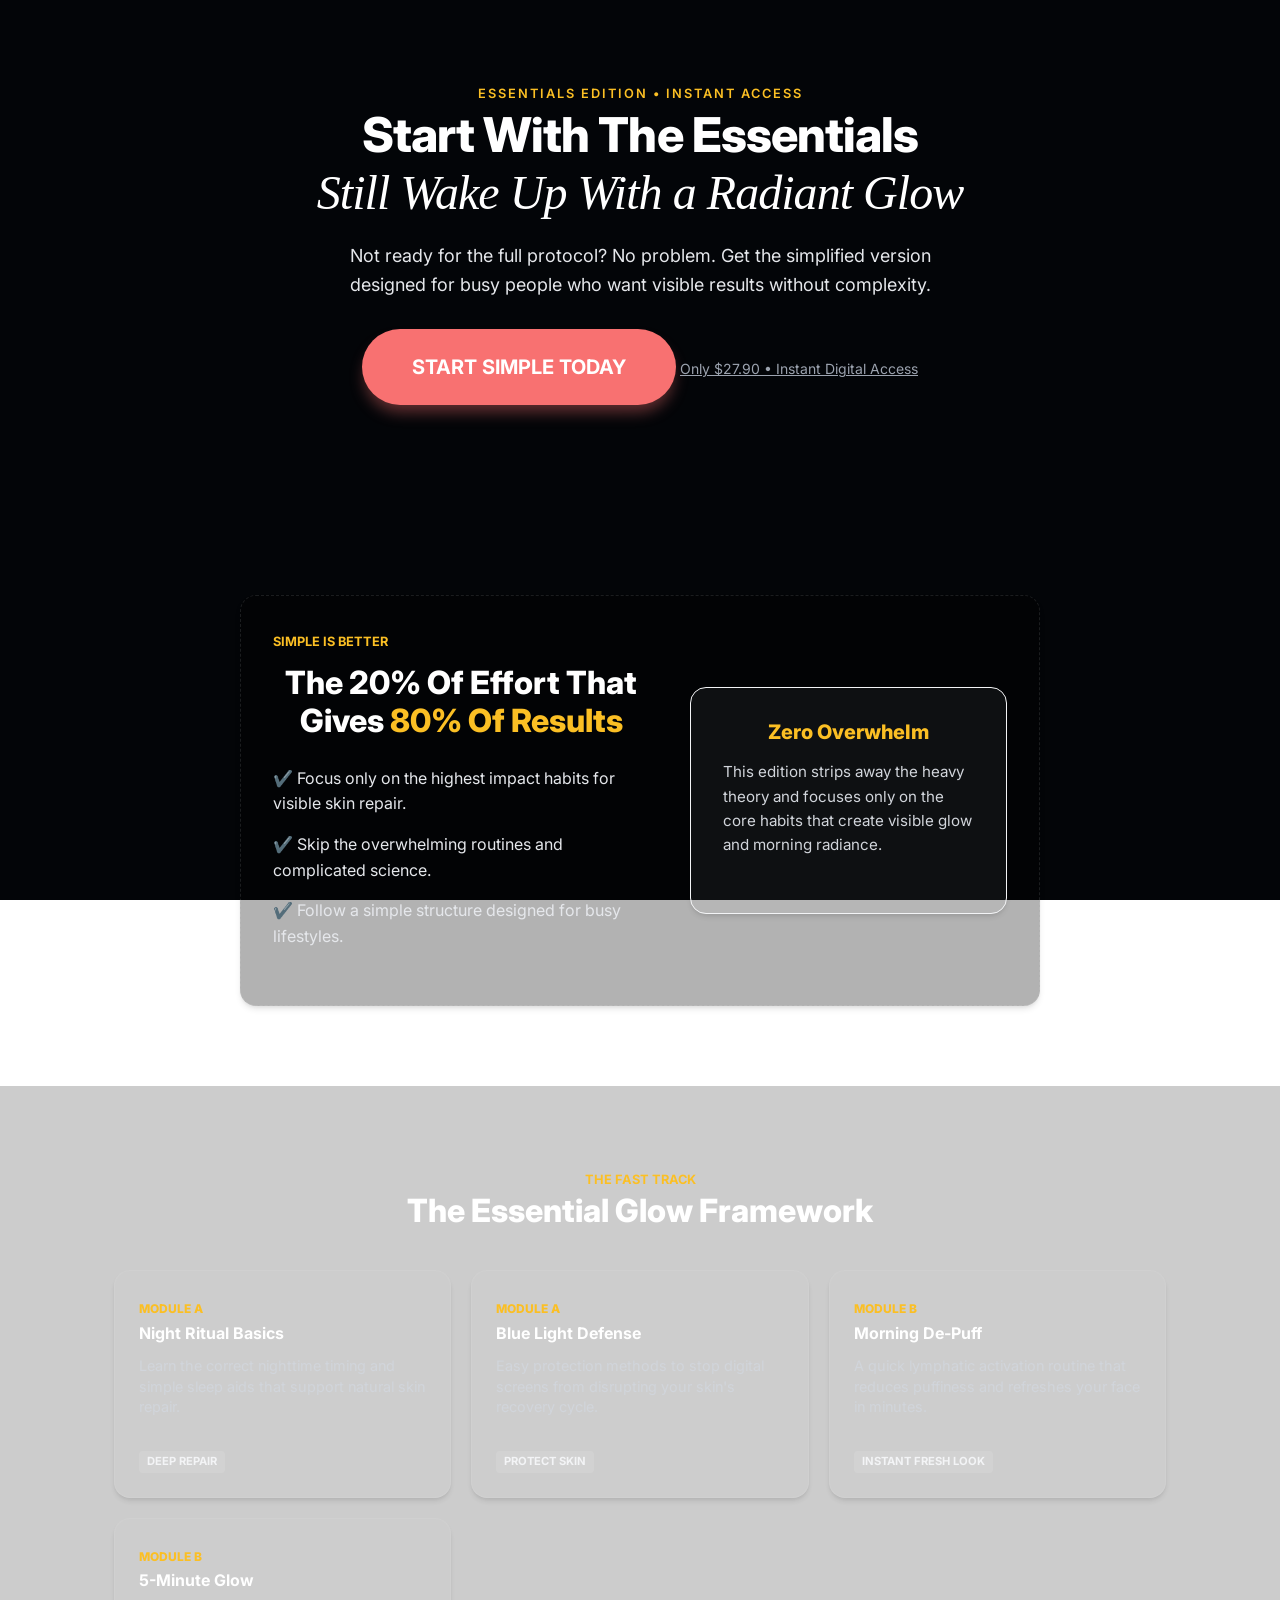
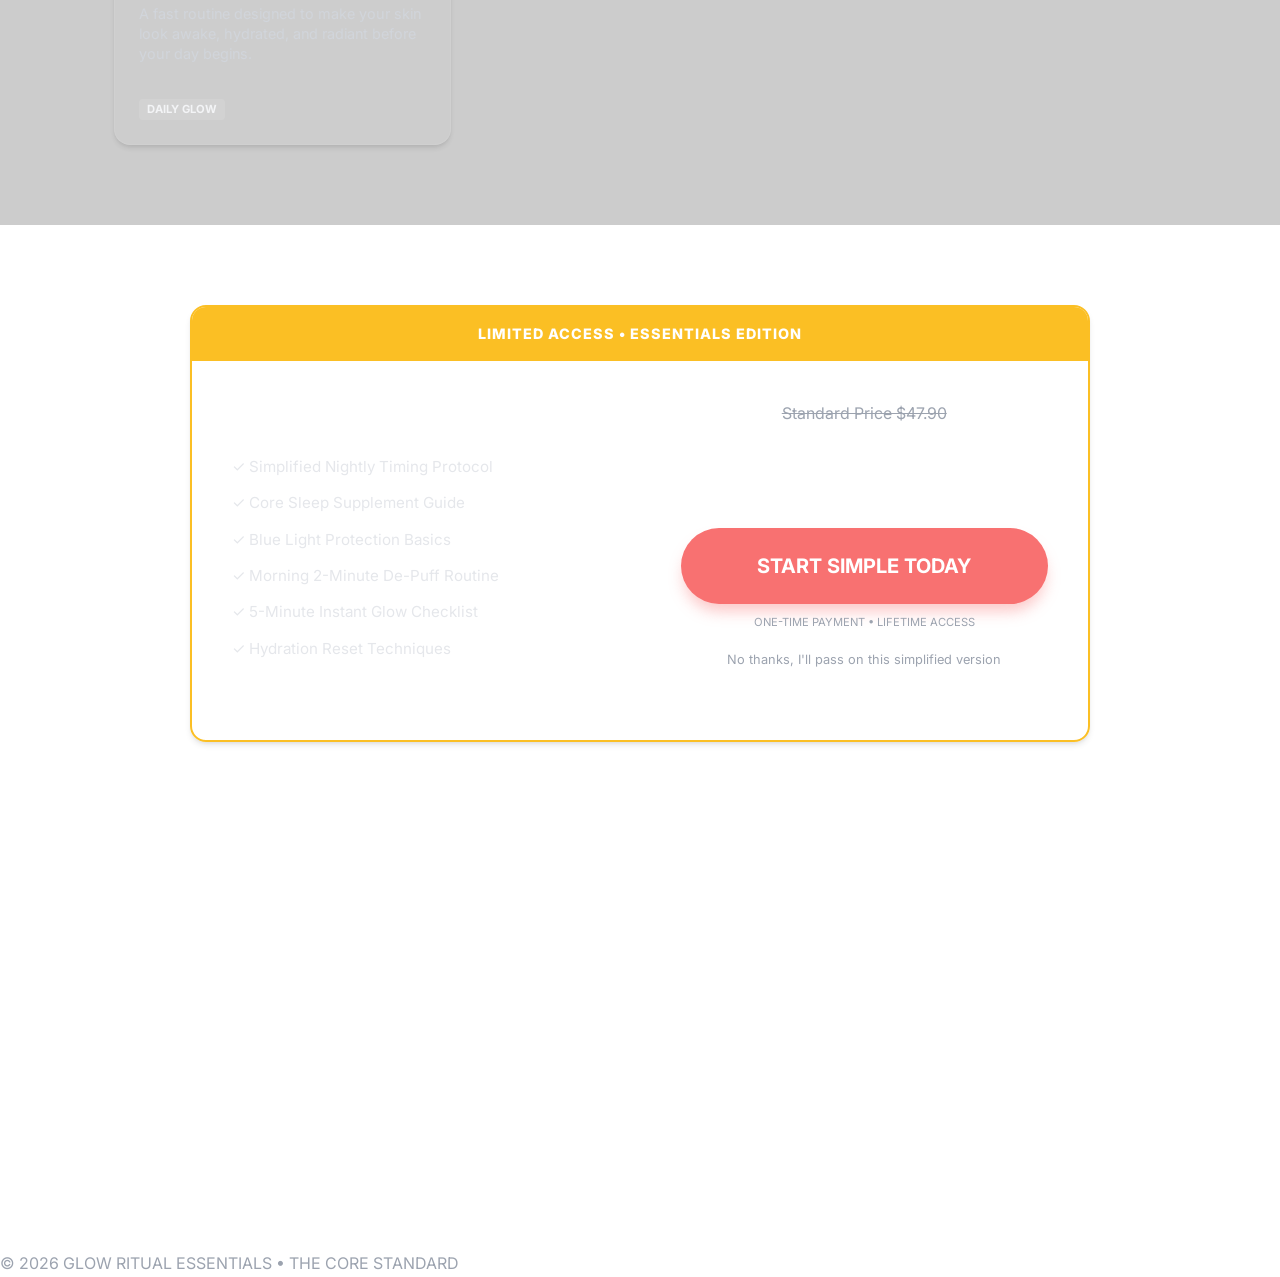
<file: essential.html>
<!DOCTYPE html>
<html lang="en">
<head>
<meta charset="UTF-8">
<meta name="viewport" content="width=device-width, initial-scale=1.0, maximum-scale=1.0, user-scalable=no">
<title>Glow Ritual Essentials | The Core Results</title>

<link href="https://fonts.googleapis.com/css2?family=Plus+Jakarta+Sans:wght@800&family=Inter:wght@300;400;600&display=swap" rel="stylesheet">
<link rel="stylesheet" href="style.css">

<style>

#dropletCanvas{
position:fixed;
top:0;
left:0;
width:100%;
height:100%;
z-index:-1;
background:#030508;
}

.module-grid{
display:grid;
grid-template-columns:repeat(auto-fit,minmax(280px,1fr));
gap:20px;
margin-top:40px;
}

.module-card{
padding:1.5rem;
text-align:left;
border:1px solid rgba(255,255,255,0.05);
background:rgba(255,255,255,0.02);
}

.module-card h4{margin-bottom:10px;color:#fff;}

.module-card p{
font-size:0.9rem;
line-height:1.4;
color:#d1d5db;
}

.benefit-tag{
display:inline-block;
background:rgba(255,255,255,0.1);
padding:2px 8px;
border-radius:4px;
font-size:0.7rem;
font-weight:700;
text-transform:uppercase;
margin-top:10px;
color:#f3f4f6;
}

.faq-box{
max-width:800px;
margin:0 auto;
padding:40px 20px;
}

.faq-item{
border-bottom:1px solid rgba(255,255,255,0.1);
margin-bottom:10px;
}

.faq-trigger{
width:100%;
background:none;
border:none;
padding:20px 0;
text-align:left;
cursor:pointer;
display:flex;
justify-content:space-between;
align-items:center;
font-family:'Inter',sans-serif;
font-weight:600;
font-size:1.1rem;
color:#fff;
}

.faq-content{
max-height:0;
overflow:hidden;
transition:max-height .3s ease-out;
}

.faq-content p{
padding-bottom:20px;
color:#d1d5db;
line-height:1.6;
margin:0;
}

@media(max-width:768px){
.mobile-stack{display:block!important;}
.mobile-stack>div{margin-bottom:20px;}
h1{font-size:2.2rem!important;}
.section{padding:40px 0!important;}
}

</style>
</head>

<body>

<canvas id="dropletCanvas"></canvas>

<header class="section">
<div class="container text-center">

<span style="color:#fbbf24;font-weight:600;text-transform:uppercase;letter-spacing:2px;font-size:0.8rem;">
ESSENTIALS EDITION • INSTANT ACCESS
</span>

<h1 style="color:#fff;">
Start With The Essentials
<br>
<span style="font-style:italic;font-weight:400;font-family:serif;color:#fff;">
Still Wake Up With a Radiant Glow
</span>
</h1>

<p style="margin:0 auto;max-width:600px;color:#e5e7eb;">
Not ready for the full protocol? No problem. Get the simplified version designed for busy people who want visible results without complexity.
</p>

<div class="cta-container">
<a href="#offer" class="cta">Start Simple Today</a>
<span class="cta-secondary" style="color:#9ca3af;">Only $27.90 • Instant Digital Access</span>
</div>

</div>
</header>


<main>

<section class="section section-dark">

<div class="container">

<div class="box section-dark" style="border:1px dashed rgba(255,255,255,0.1);padding:2rem;background:rgba(0,0,0,0.3);">

<div style="display:flex;gap:40px;align-items:center;" class="mobile-stack">

<div style="flex:1.2;">

<span style="color:#fbbf24;text-transform:uppercase;font-size:0.8rem;font-weight:700;">
Simple Is Better
</span>

<h2 style="color:#fff;margin-top:10px;">
The 20% Of Effort That Gives
<span style="color:#fbbf24;">80% Of Results</span>
</h2>

<div style="margin-top:25px;">

<p style="font-size:1rem;margin-bottom:15px;color:#e5e7eb;">
✔️ Focus only on the highest impact habits for visible skin repair.
</p>

<p style="font-size:1rem;margin-bottom:15px;color:#e5e7eb;">
✔️ Skip the overwhelming routines and complicated science.
</p>

<p style="font-size:1rem;color:#e5e7eb;">
✔️ Follow a simple structure designed for busy lifestyles.
</p>

</div>

</div>

<div class="box" style="background:rgba(255,255,255,0.05);padding:2rem;flex:0.8;">

<h3 style="color:#fbbf24;font-size:1.25rem;margin-bottom:1rem;">
Zero Overwhelm
</h3>

<p style="font-size:0.95rem;color:#d1d5db;">
This edition strips away the heavy theory and focuses only on the core habits that create visible glow and morning radiance.
</p>

</div>

</div>

</div>

</div>

</section>


<section class="section section-alt" style="background:rgba(0,0,0,0.2);">

<div class="container text-center">

<span style="color:#fbbf24;text-transform:uppercase;font-size:0.8rem;font-weight:700;">
The Fast Track
</span>

<h2 style="color:#fff;">
The Essential Glow Framework
</h2>

<div class="module-grid">

<div class="box module-card">

<span style="color:#fbbf24;font-weight:800;font-size:0.75rem;">MODULE A</span>

<h4>Night Ritual Basics</h4>

<p>
Learn the correct nighttime timing and simple sleep aids that support natural skin repair.
</p>

<span class="benefit-tag">Deep Repair</span>

</div>


<div class="box module-card">

<span style="color:#fbbf24;font-weight:800;font-size:0.75rem;">MODULE A</span>

<h4>Blue Light Defense</h4>

<p>
Easy protection methods to stop digital screens from disrupting your skin's recovery cycle.
</p>

<span class="benefit-tag">Protect Skin</span>

</div>


<div class="box module-card">

<span style="color:#fbbf24;font-weight:800;font-size:0.75rem;">MODULE B</span>

<h4>Morning De-Puff</h4>

<p>
A quick lymphatic activation routine that reduces puffiness and refreshes your face in minutes.
</p>

<span class="benefit-tag">Instant Fresh Look</span>

</div>


<div class="box module-card">

<span style="color:#fbbf24;font-weight:800;font-size:0.75rem;">MODULE B</span>

<h4>5-Minute Glow</h4>

<p>
A fast routine designed to make your skin look awake, hydrated, and radiant before your day begins.
</p>

<span class="benefit-tag">Daily Glow</span>

</div>

</div>

</div>

</section>


<section id="offer" class="section">

<div class="container">

<div class="box" style="max-width:900px;margin:0 auto;padding:0;overflow:hidden;border:2px solid #fbbf24;background:rgba(255,255,255,0.05);">

<div style="background:#fbbf24;color:#fff;padding:15px;text-align:center;font-weight:800;font-size:0.9rem;letter-spacing:1px;">
LIMITED ACCESS • ESSENTIALS EDITION
</div>

<div style="display:flex;" class="mobile-stack">

<div style="padding:40px;flex:1;">

<h3 style="font-size:1.8rem;color:#fff;">Glow Ritual Essentials</h3>

<ul style="list-style:none;margin-top:20px;padding:0;">

<li style="margin-bottom:12px;font-size:0.95rem;color:#e5e7eb;">✓ Simplified Nightly Timing Protocol</li>
<li style="margin-bottom:12px;font-size:0.95rem;color:#e5e7eb;">✓ Core Sleep Supplement Guide</li>
<li style="margin-bottom:12px;font-size:0.95rem;color:#e5e7eb;">✓ Blue Light Protection Basics</li>
<li style="margin-bottom:12px;font-size:0.95rem;color:#e5e7eb;">✓ Morning 2-Minute De-Puff Routine</li>
<li style="margin-bottom:12px;font-size:0.95rem;color:#e5e7eb;">✓ 5-Minute Instant Glow Checklist</li>
<li style="margin-bottom:12px;font-size:0.95rem;color:#e5e7eb;">✓ Hydration Reset Techniques</li>

</ul>

</div>

<div style="background:rgba(255,255,255,0.05);padding:40px;text-align:center;border-left:1px solid rgba(255,255,255,0.1);flex:1;">

<span style="text-decoration:line-through;color:#9ca3af;">Standard Price $47.90</span>

<div style="font-size:4.5rem;font-weight:800;color:#fff;line-height:1;margin:10px 0;">
$27.90
</div>

<div class="cta-container" style="margin-top:20px;">

<a href="https://pay.hotmart.com/E104804912F" class="cta" style="width:100%;display:block;box-sizing:border-box;">
Start Simple Today
</a>

<span style="font-size:0.7rem;color:#9ca3af;margin-top:10px;display:block;">
ONE-TIME PAYMENT • LIFETIME ACCESS
</span>

<a href="https://theglowprotocol.github.io/TheGlowProtocol/starter"
style="display:block;margin-top:18px;font-size:0.8rem;color:#9ca3af;text-decoration:none;">
No thanks, I'll pass on this simplified version
</a>

</div>

</div>

</div>

</div>

</div>

</section>


<section class="section-padding container">

<div class="faq-box">

<h2 style="text-align:center;margin-bottom:2rem;font-size:1.5rem;color:#fff;">
Common Questions
</h2>

<div class="faq-item">
<button class="faq-trigger" onclick="toggleFaq(this)">
How is this different from the full version?
<span>+</span>
</button>
<div class="faq-content">
<p>
This version focuses only on the highest impact habits. It removes deeper theory and advanced steps to give you a faster routine.
</p>
</div>
</div>

<div class="faq-item">
<button class="faq-trigger" onclick="toggleFaq(this)">
How much time does it take?
<span>+</span>
</button>
<div class="faq-content">
<p>
The nightly steps take about 5 minutes and the morning routine can be done in under 3 minutes.
</p>
</div>
</div>

<div class="faq-item">
<button class="faq-trigger" onclick="toggleFaq(this)">
Can I upgrade later?
<span>+</span>
</button>
<div class="faq-content">
<p>
Yes. Many people start with the Essentials and later upgrade to the full protocol.
</p>
</div>
</div>

<div class="faq-item">
<button class="faq-trigger" onclick="toggleFaq(this)">
Is this good for beginners?
<span>+</span>
</button>
<div class="faq-content">
<p>
Yes. This version was specifically designed for beginners and people with busy schedules.
</p>
</div>
</div>

</div>

</section>

</main>

<footer style="color:#9ca3af;">
© 2026 GLOW RITUAL ESSENTIALS • THE CORE STANDARD
</footer>

  <script>

function toggleFaq(button){

const content = button.nextElementSibling;
const icon = button.querySelector("span");

if(content.style.maxHeight){
content.style.maxHeight = null;
icon.textContent = "+";
}else{

document.querySelectorAll(".faq-content").forEach(el=>{
el.style.maxHeight = null;
});

document.querySelectorAll(".faq-trigger span").forEach(el=>{
el.textContent = "+";
});

content.style.maxHeight = content.scrollHeight + "px";
icon.textContent = "−";

}

}

</script>
  
</body>
</html>
</file>
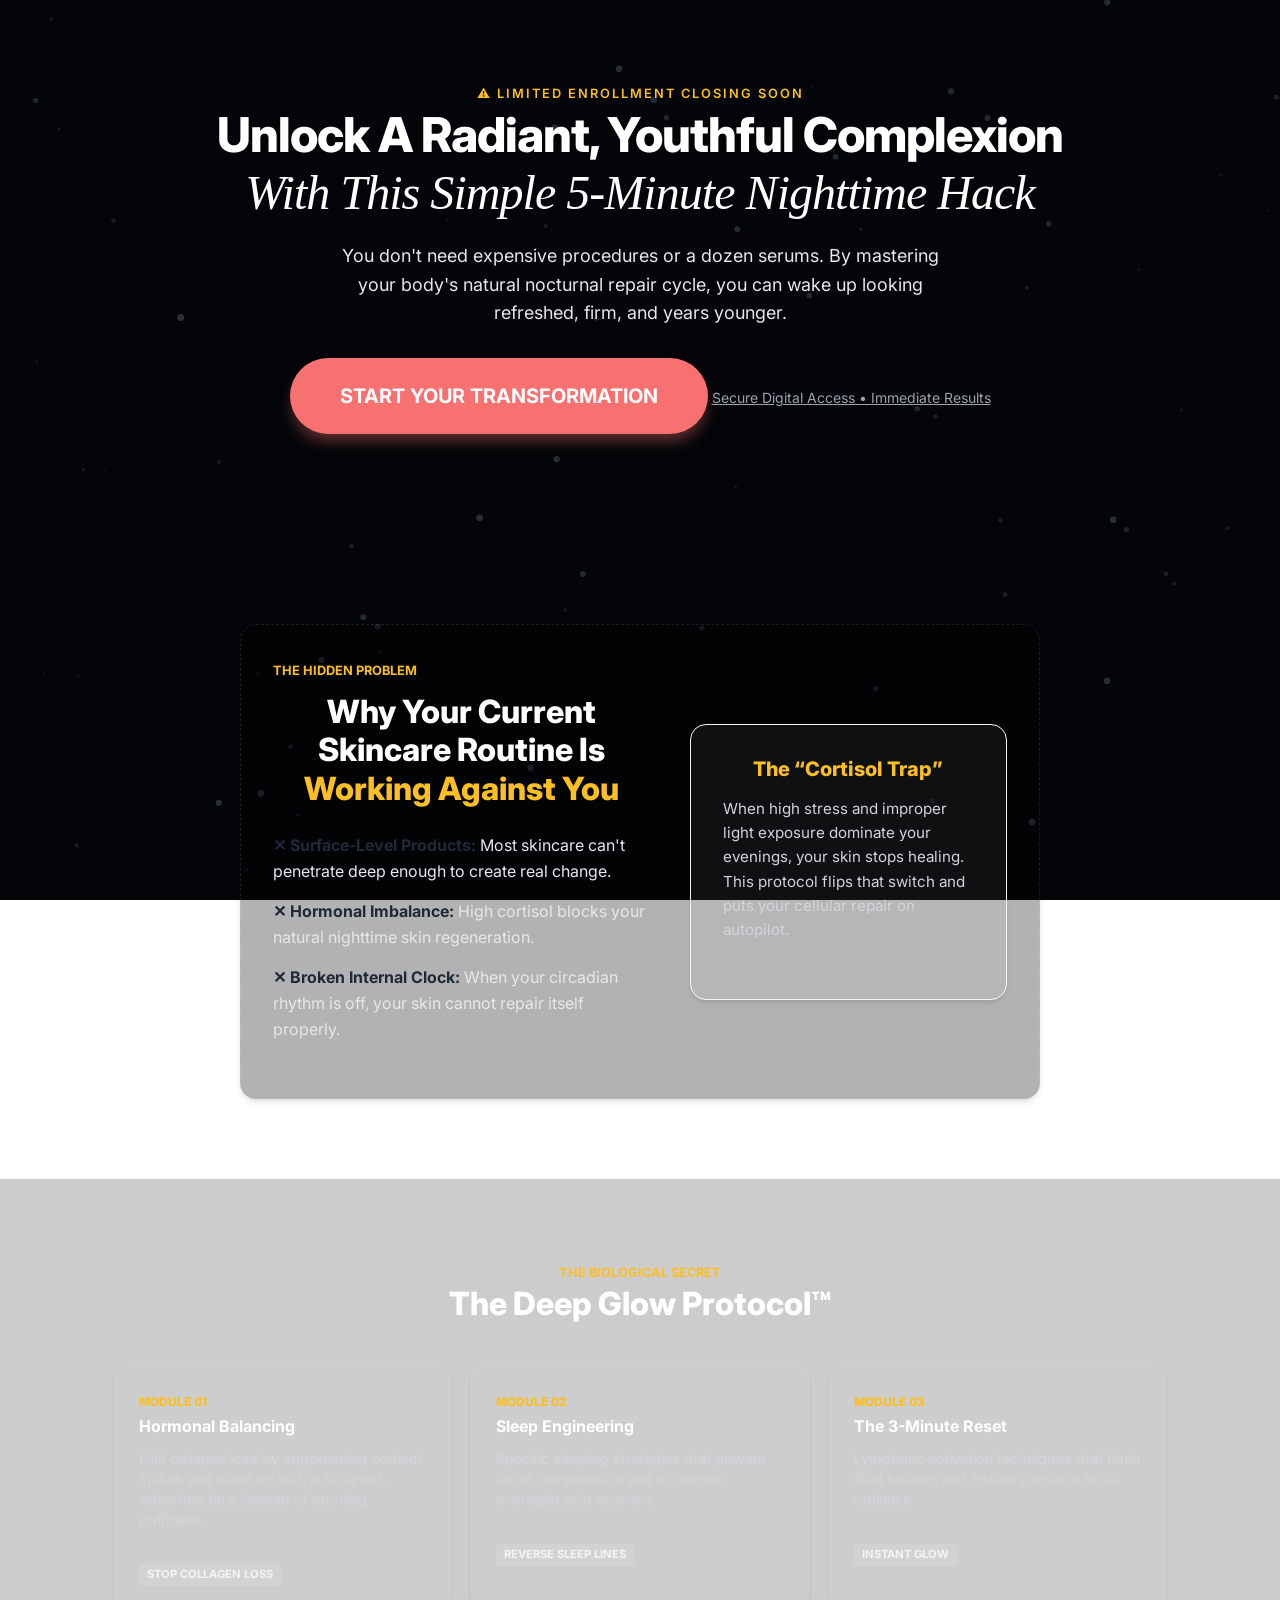
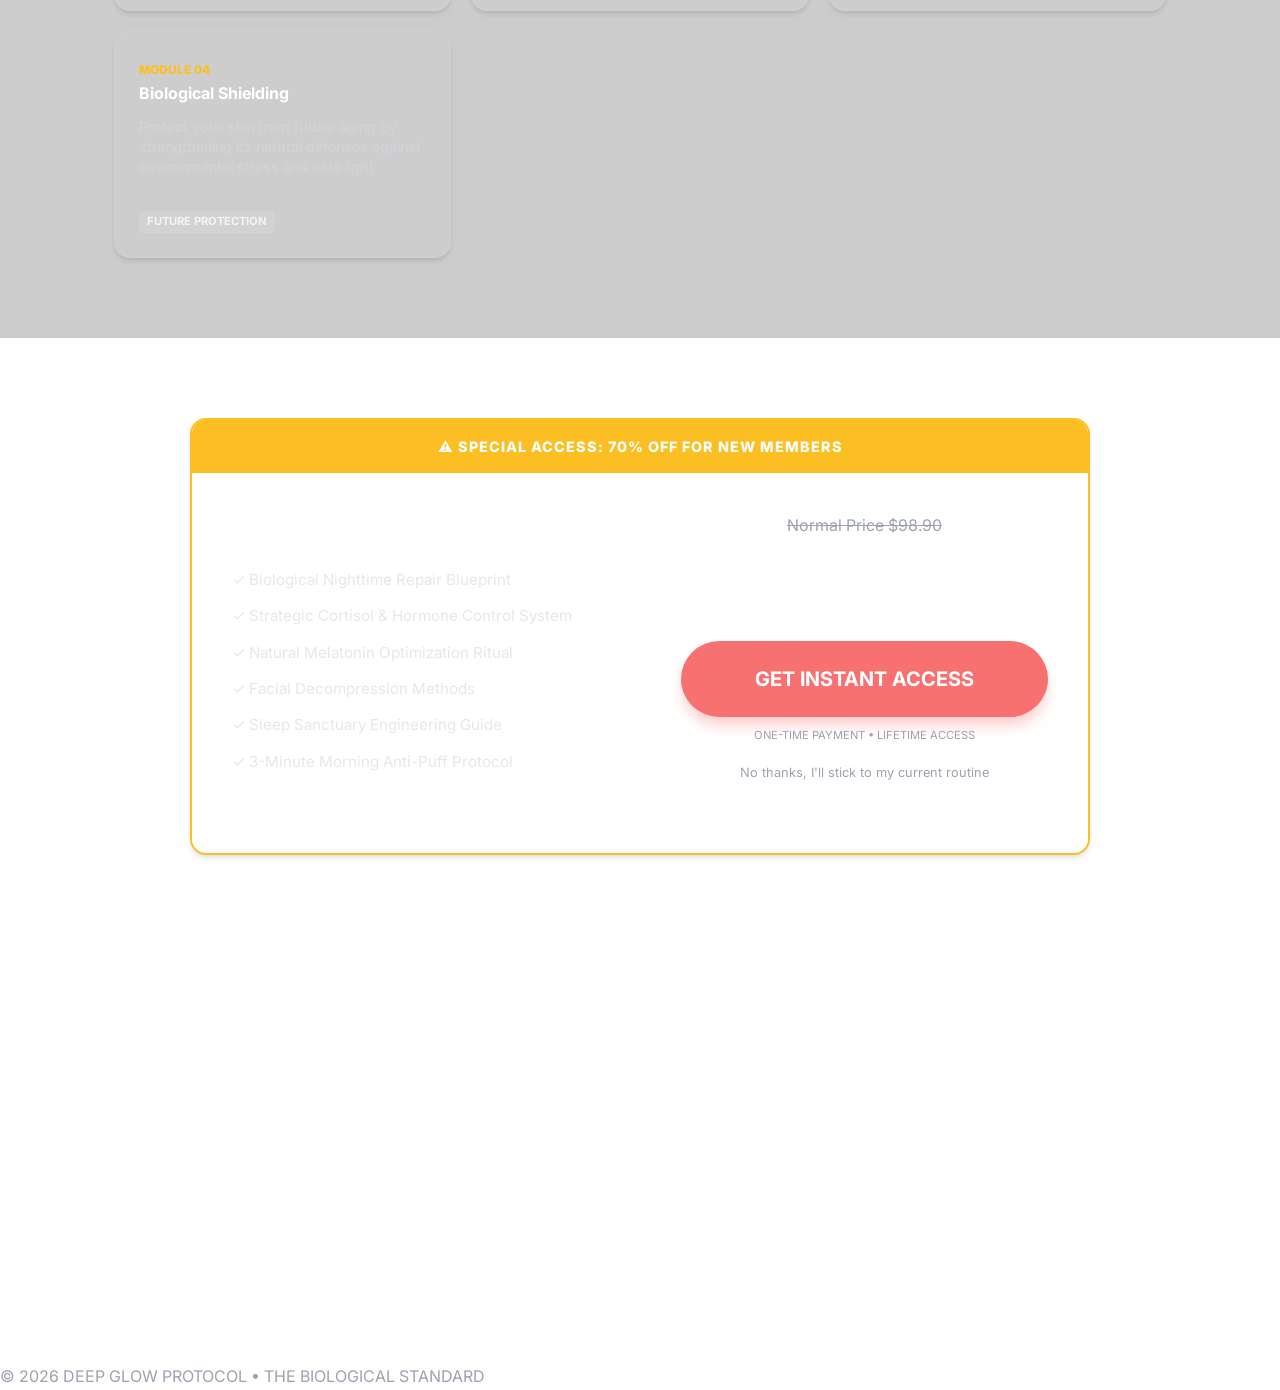
<file: protocol.html>
<!DOCTYPE html>
<html lang="en">
<head>
<meta charset="UTF-8">
<meta name="viewport" content="width=device-width, initial-scale=1.0, maximum-scale=1.0, user-scalable=no">
<title>Deep Glow | The Biological Standard</title>

<link href="https://fonts.googleapis.com/css2?family=Plus+Jakarta+Sans:wght@800&family=Inter:wght@300;400;600&display=swap" rel="stylesheet">
<link rel="stylesheet" href="style.css">

<style>

#dropletCanvas{
position:fixed;
top:0;
left:0;
width:100%;
height:100%;
z-index:-1;
background:#030508;
}

.module-grid{
display:grid;
grid-template-columns:repeat(auto-fit,minmax(280px,1fr));
gap:20px;
margin-top:40px;
}

.module-card{
padding:1.5rem;
text-align:left;
border:1px solid rgba(255,255,255,0.05);
background:rgba(255,255,255,0.02);
}

.module-card h4{margin-bottom:10px;color:#fff;}

.module-card p{
font-size:0.9rem;
line-height:1.4;
color:#d1d5db;
}

.benefit-tag{
display:inline-block;
background:rgba(255,255,255,0.1);
padding:2px 8px;
border-radius:4px;
font-size:0.7rem;
font-weight:700;
text-transform:uppercase;
margin-top:10px;
color:#f3f4f6;
}

.faq-box{
max-width:800px;
margin:0 auto;
padding:40px 20px;
}

.faq-item{
border-bottom:1px solid rgba(255,255,255,0.1);
margin-bottom:10px;
}

.faq-trigger{
width:100%;
background:none;
border:none;
padding:20px 0;
text-align:left;
cursor:pointer;
display:flex;
justify-content:space-between;
align-items:center;
font-family:'Inter',sans-serif;
font-weight:600;
font-size:1.1rem;
color:#fff;
}

.faq-content{
max-height:0;
overflow:hidden;
transition:max-height .3s ease-out;
}

.faq-content p{
padding-bottom:20px;
color:#d1d5db;
line-height:1.6;
margin:0;
}

@media(max-width:768px){
.mobile-stack{display:block!important;}
.mobile-stack>div{margin-bottom:20px;}
h1{font-size:2.2rem!important;}
.section{padding:40px 0!important;}
}

</style>
</head>

<body>

<canvas id="dropletCanvas"></canvas>

<header class="section">
<div class="container text-center">

<span style="color:#fbbf24;font-weight:600;text-transform:uppercase;letter-spacing:2px;font-size:0.8rem;">
⚠️ LIMITED ENROLLMENT CLOSING SOON
</span>

<h1 style="color:#fff;">
Unlock A Radiant, Youthful Complexion
<br>
<span style="font-style:italic;font-weight:400;font-family:serif;color:#fff;">
With This Simple 5-Minute Nighttime Hack
</span>
</h1>

<p style="margin:0 auto;max-width:600px;color:#e5e7eb;">
You don't need expensive procedures or a dozen serums. By mastering your body's natural nocturnal repair cycle, you can wake up looking refreshed, firm, and years younger.
</p>

<div class="cta-container">
<a href="#offer" class="cta">Start Your Transformation</a>
<span class="cta-secondary" style="color:#9ca3af;">Secure Digital Access • Immediate Results</span>
</div>

</div>
</header>


<main>

<section class="section section-dark">

<div class="container">

<div class="box section-dark" style="border:1px dashed rgba(255,255,255,0.1);padding:2rem;background:rgba(0,0,0,0.3);">

<div style="display:flex;gap:40px;align-items:center;" class="mobile-stack">

<div style="flex:1.2;">

<span style="color:#fbbf24;text-transform:uppercase;font-size:0.8rem;font-weight:700;">
The Hidden Problem
</span>

<h2 style="color:#fff;margin-top:10px;">
Why Your Current Skincare Routine Is
<span style="color:#fbbf24;">Working Against You</span>
</h2>

<div style="margin-top:25px;">

<p style="font-size:1rem;margin-bottom:15px;color:#e5e7eb;">
<strong>✕ Surface-Level Products:</strong> Most skincare can't penetrate deep enough to create real change.
</p>

<p style="font-size:1rem;margin-bottom:15px;color:#e5e7eb;">
<strong>✕ Hormonal Imbalance:</strong> High cortisol blocks your natural nighttime skin regeneration.
</p>

<p style="font-size:1rem;color:#e5e7eb;">
<strong>✕ Broken Internal Clock:</strong> When your circadian rhythm is off, your skin cannot repair itself properly.
</p>

</div>

</div>

<div class="box" style="background:rgba(255,255,255,0.05);padding:2rem;flex:0.8;">

<h3 style="color:#fbbf24;font-size:1.25rem;margin-bottom:1rem;">
The “Cortisol Trap”
</h3>

<p style="font-size:0.95rem;color:#d1d5db;">
When high stress and improper light exposure dominate your evenings, your skin stops healing. This protocol flips that switch and puts your cellular repair on autopilot.
</p>

</div>

</div>

</div>

</div>

</section>


<section class="section section-alt" style="background:rgba(0,0,0,0.2);">

<div class="container text-center">

<span style="color:#fbbf24;text-transform:uppercase;font-size:0.8rem;font-weight:700;">
The Biological Secret
</span>

<h2 style="color:#fff;">
The Deep Glow Protocol™
</h2>

<div class="module-grid">

<div class="box module-card">

<span style="color:#fbbf24;font-weight:800;font-size:0.75rem;">MODULE 01</span>

<h4>Hormonal Balancing</h4>

<p>
Halt collagen loss by suppressing cortisol spikes and wake up with a sculpted, refreshed face instead of morning puffiness.
</p>

<span class="benefit-tag">Stop Collagen Loss</span>

</div>


<div class="box module-card">

<span style="color:#fbbf24;font-weight:800;font-size:0.75rem;">MODULE 02</span>

<h4>Sleep Engineering</h4>

<p>
Specific sleeping strategies that prevent facial compression and accelerate overnight skin recovery.
</p>

<span class="benefit-tag">Reverse Sleep Lines</span>

</div>


<div class="box module-card">

<span style="color:#fbbf24;font-weight:800;font-size:0.75rem;">MODULE 03</span>

<h4>The 3-Minute Reset</h4>

<p>
Lymphatic activation techniques that flush fluid buildup and instantly restore facial radiance.
</p>

<span class="benefit-tag">Instant Glow</span>

</div>


<div class="box module-card">

<span style="color:#fbbf24;font-weight:800;font-size:0.75rem;">MODULE 04</span>

<h4>Biological Shielding</h4>

<p>
Protect your skin from future aging by strengthening its natural defenses against environmental stress and blue light.
</p>

<span class="benefit-tag">Future Protection</span>

</div>

</div>

</div>

</section>


<section id="offer" class="section">

<div class="container">

<div class="box" style="max-width:900px;margin:0 auto;padding:0;overflow:hidden;border:2px solid #fbbf24;background:rgba(255,255,255,0.05);">

<div style="background:#fbbf24;color:#fff;padding:15px;text-align:center;font-weight:800;font-size:0.9rem;letter-spacing:1px;">
⚠️ SPECIAL ACCESS: 70% OFF FOR NEW MEMBERS
</div>

<div style="display:flex;" class="mobile-stack">

<div style="padding:40px;flex:1;">

<h3 style="font-size:1.8rem;color:#fff;">The Deep Glow Protocol</h3>

<ul style="list-style:none;margin-top:20px;padding:0;">

<li style="margin-bottom:12px;font-size:0.95rem;color:#e5e7eb;">✓ Biological Nighttime Repair Blueprint</li>
<li style="margin-bottom:12px;font-size:0.95rem;color:#e5e7eb;">✓ Strategic Cortisol & Hormone Control System</li>
<li style="margin-bottom:12px;font-size:0.95rem;color:#e5e7eb;">✓ Natural Melatonin Optimization Ritual</li>
<li style="margin-bottom:12px;font-size:0.95rem;color:#e5e7eb;">✓ Facial Decompression Methods</li>
<li style="margin-bottom:12px;font-size:0.95rem;color:#e5e7eb;">✓ Sleep Sanctuary Engineering Guide</li>
<li style="margin-bottom:12px;font-size:0.95rem;color:#e5e7eb;">✓ 3-Minute Morning Anti-Puff Protocol</li>

</ul>

</div>

<div style="background:rgba(255,255,255,0.05);padding:40px;text-align:center;border-left:1px solid rgba(255,255,255,0.1);flex:1;">

<span style="text-decoration:line-through;color:#9ca3af;">Normal Price $98.90</span>

<div style="font-size:4.5rem;font-weight:800;color:#fff;line-height:1;margin:10px 0;">
$47.90
</div>

<div class="cta-container" style="margin-top:20px;">

<a href="https://pay.hotmart.com/S104765709C" class="cta" style="width:100%;display:block;box-sizing:border-box;">
Get Instant Access
</a>

<span style="font-size:0.7rem;color:#9ca3af;margin-top:10px;display:block;">
ONE-TIME PAYMENT • LIFETIME ACCESS
</span>

<a href="https://theglowprotocol.github.io/TheGlowProtocol/essential" 
style="display:block;margin-top:18px;font-size:0.8rem;color:#9ca3af;text-decoration:none;">
No thanks, I'll stick to my current routine
</a>

</div>

</div>

</div>

</div>

</div>

</section>


<section class="section-padding container">

<div class="faq-box">

<h2 style="text-align:center;margin-bottom:2rem;font-size:1.5rem;color:#fff;">
Common Questions
</h2>

<div class="faq-item">
<button class="faq-trigger" onclick="toggleFaq(this)">
Will this work if I'm over 50?
<span>+</span>
</button>
<div class="faq-content">
<p>
Yes. Cellular repair is a fundamental biological process. Whether you are 25 or 65, this protocol optimizes your body's natural healing mechanisms.
</p>
</div>
</div>

<div class="faq-item">
<button class="faq-trigger" onclick="toggleFaq(this)">
Do I need expensive serums?
<span>+</span>
</button>
<div class="faq-content">
<p>
No. The results come from the timing, environment, and techniques taught in the protocol — not the price of skincare products.
</p>
</div>
</div>

<div class="faq-item">
<button class="faq-trigger" onclick="toggleFaq(this)">
How long until I see results?
<span>+</span>
</button>
<div class="faq-content">
<p>
Most members feel reduced inflammation within 48 hours. Visible firmness and glow typically appear within 14–21 days.
</p>
</div>
</div>

<div class="faq-item">
<button class="faq-trigger" onclick="toggleFaq(this)">
Is this safe?
<span>+</span>
</button>
<div class="faq-content">
<p>
Yes. The protocol is 100% natural and based on chronobiology and human physiology. No chemicals, needles, or invasive procedures.
</p>
</div>
</div>

</div>

</section>

</main>

<footer style="color:#9ca3af;">
© 2026 DEEP GLOW PROTOCOL • THE BIOLOGICAL STANDARD
</footer>

<script>

const canvas=document.getElementById('dropletCanvas');
const ctx=canvas.getContext('2d');

function resizeCanvas(){
canvas.width=window.innerWidth;
canvas.height=window.innerHeight;
}

resizeCanvas();

let droplets=[];

const config={count:100,speedMin:0.05,speedMax:0.4,baseColor:'180,200,230'};

class Droplet{
constructor(){this.init(true);}
init(randomX=false){
this.y=Math.random()*canvas.height;
this.x=randomX?(Math.random()*canvas.width):-50;
this.z=Math.random();
this.speed=(this.z*(config.speedMax-config.speedMin)+config.speedMin)*0.8;
this.radius=this.z*3+0.5;
this.opacity=this.z*0.2+0.02;
}
update(){
this.x+=this.speed;
if(this.x>canvas.width+50)this.init(false);
ctx.beginPath();
ctx.fillStyle=`rgba(${config.baseColor},${this.opacity})`;
ctx.arc(this.x,this.y,this.radius,0,Math.PI*2);
ctx.fill();
}
}

function initScene(){
droplets=[];
for(let i=0;i<config.count;i++)droplets.push(new Droplet());
}

function animate(){
ctx.clearRect(0,0,canvas.width,canvas.height);
droplets.forEach(d=>d.update());
requestAnimationFrame(animate);
}

window.addEventListener('resize',()=>{
resizeCanvas();
initScene();
});

initScene();
animate();

function toggleFaq(btn){
const content=btn.nextElementSibling;
const isOpen=content.style.maxHeight;
document.querySelectorAll('.faq-content').forEach(c=>c.style.maxHeight=null);
content.style.maxHeight=(isOpen&&isOpen!=="0px")?null:content.scrollHeight+"px";
}

</script>

</body>
</html>
</file>
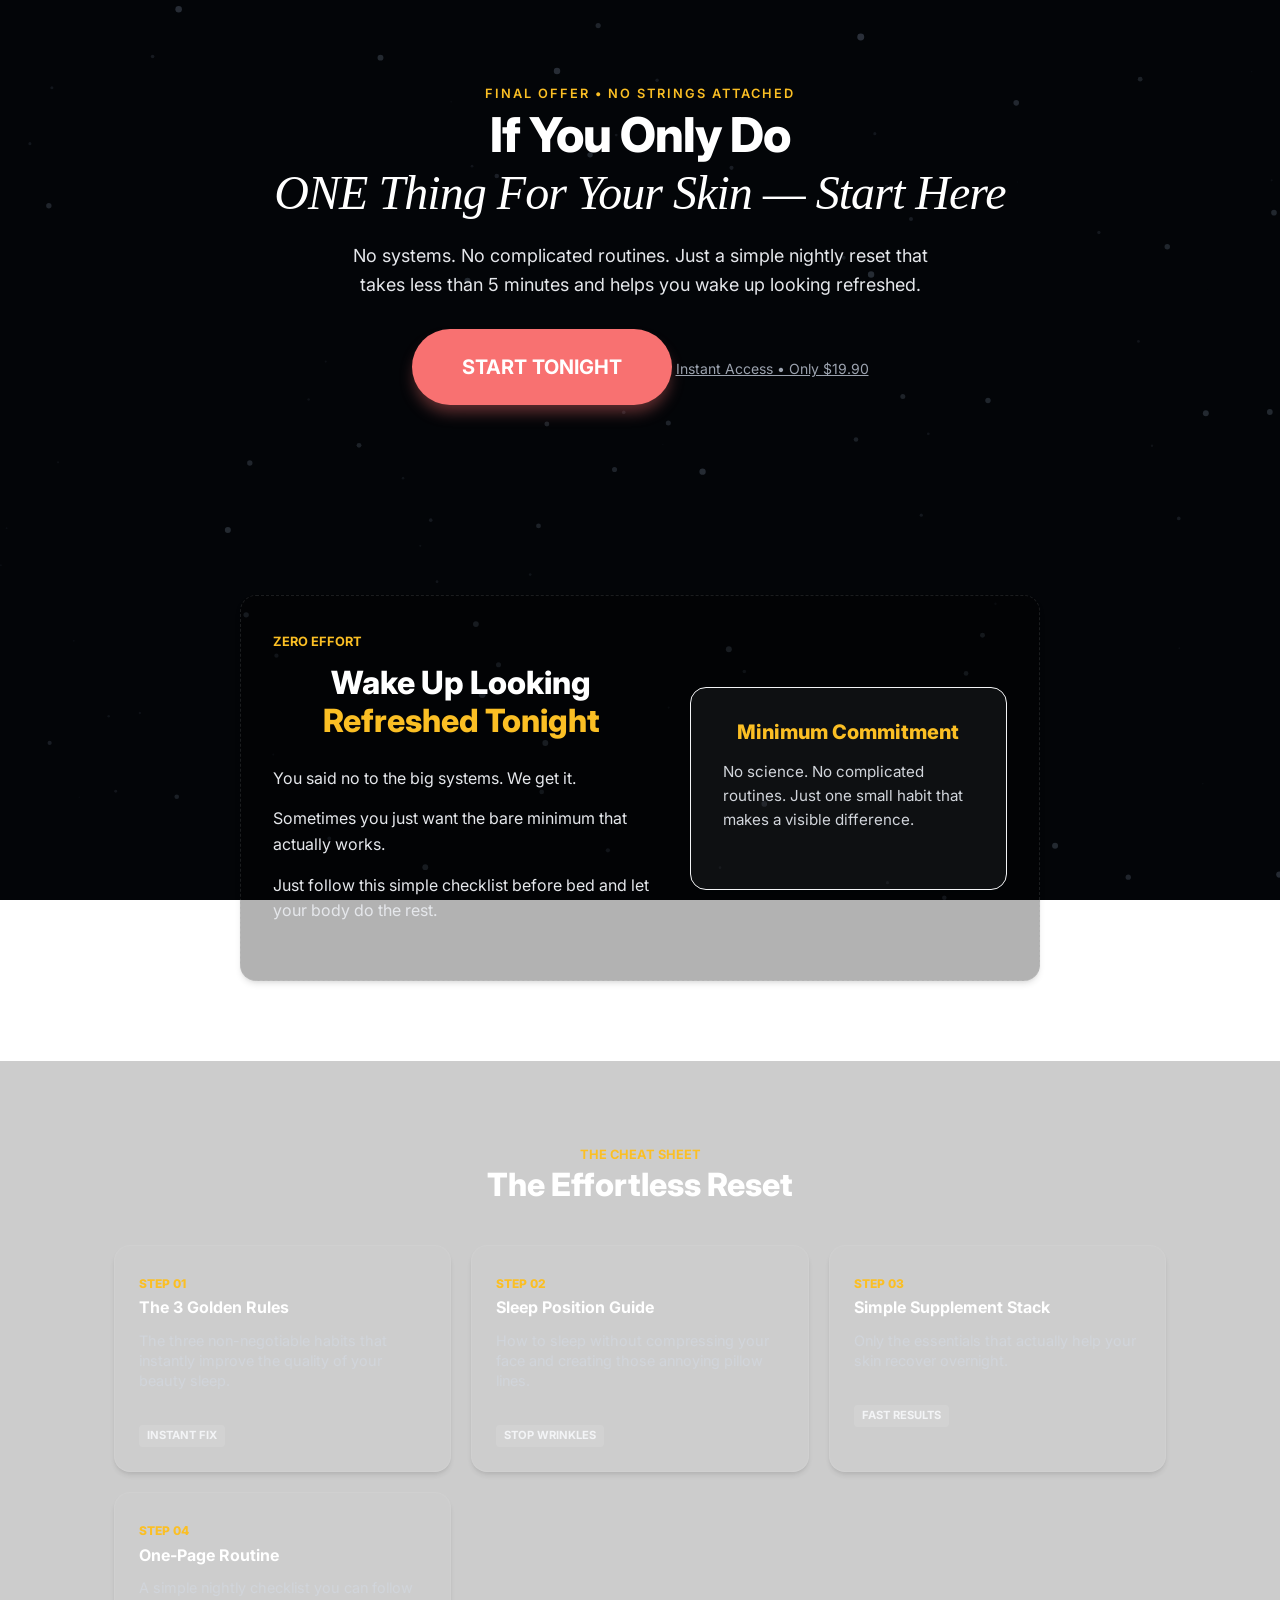
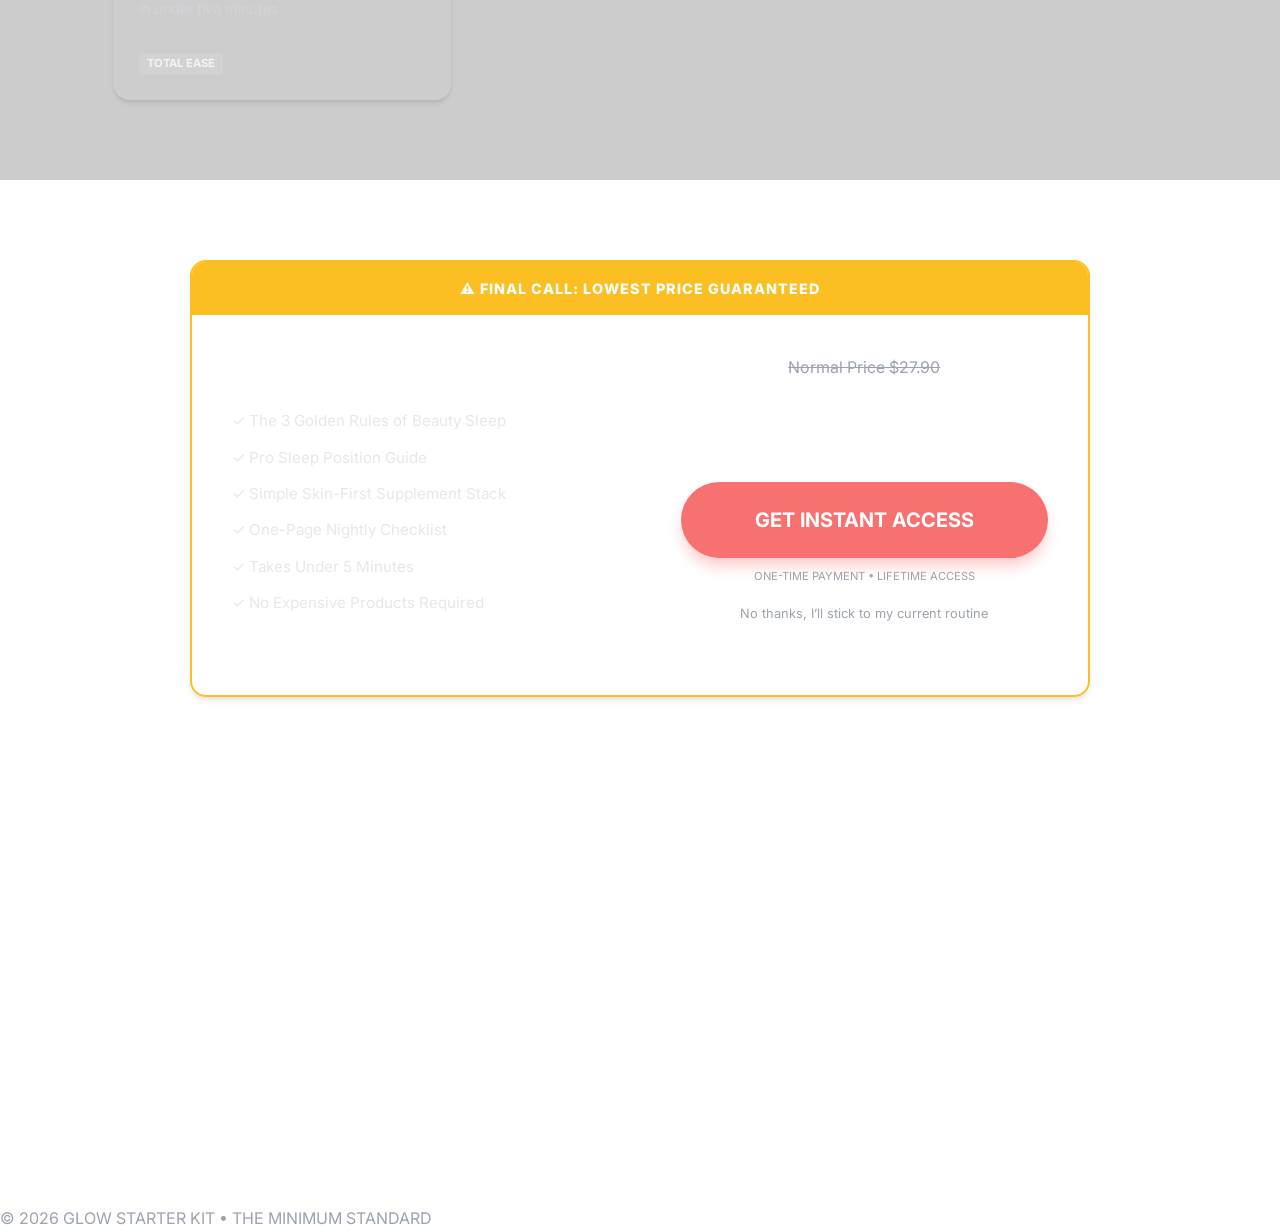
<file: protocolo.html>
<!DOCTYPE html>
<html lang="en">
<head>
<meta charset="UTF-8">
<meta name="viewport" content="width=device-width, initial-scale=1.0, maximum-scale=1.0, user-scalable=no">
<title>Glow Starter Kit | The Bare Essentials</title>

<link href="https://fonts.googleapis.com/css2?family=Plus+Jakarta+Sans:wght@800&family=Inter:wght@300;400;600&display=swap" rel="stylesheet">
<link rel="stylesheet" href="style.css">

<style>

/* (todo CSS original do layout mantido) */

#dropletCanvas{
position:fixed;
top:0;
left:0;
width:100%;
height:100%;
z-index:-1;
background:#030508;
}

.module-grid{
display:grid;
grid-template-columns:repeat(auto-fit,minmax(280px,1fr));
gap:20px;
margin-top:40px;
}

.module-card{
padding:1.5rem;
text-align:left;
border:1px solid rgba(255,255,255,0.05);
background:rgba(255,255,255,0.02);
}

.module-card h4{margin-bottom:10px;color:#fff;}

.module-card p{
font-size:0.9rem;
line-height:1.4;
color:#d1d5db;
}

.benefit-tag{
display:inline-block;
background:rgba(255,255,255,0.1);
padding:2px 8px;
border-radius:4px;
font-size:0.7rem;
font-weight:700;
text-transform:uppercase;
margin-top:10px;
color:#f3f4f6;
}

.faq-box{
max-width:800px;
margin:0 auto;
padding:40px 20px;
}

.faq-item{
border-bottom:1px solid rgba(255,255,255,0.1);
margin-bottom:10px;
}

.faq-trigger{
width:100%;
background:none;
border:none;
padding:20px 0;
text-align:left;
cursor:pointer;
display:flex;
justify-content:space-between;
align-items:center;
font-family:'Inter',sans-serif;
font-weight:600;
font-size:1.1rem;
color:#fff;
}

.faq-content{
max-height:0;
overflow:hidden;
transition:max-height .3s ease-out;
}

.faq-content p{
padding-bottom:20px;
color:#d1d5db;
line-height:1.6;
margin:0;
}

</style>
</head>

<body>

<canvas id="dropletCanvas"></canvas>

<header class="section">
<div class="container text-center">

<span style="color:#fbbf24;font-weight:600;text-transform:uppercase;letter-spacing:2px;font-size:0.8rem;">
FINAL OFFER • NO STRINGS ATTACHED
</span>

<h1 style="color:#fff;">
If You Only Do <br>
<span style="font-style:italic;font-weight:400;font-family:serif;color:#fff;">
ONE Thing For Your Skin — Start Here
</span>
</h1>

<p style="margin:0 auto;max-width:600px;color:#e5e7eb;">
No systems. No complicated routines. Just a simple nightly reset that takes less than 5 minutes and helps you wake up looking refreshed.
</p>

<div class="cta-container">
<a href="#offer" class="cta">Start Tonight</a>
<span class="cta-secondary" style="color:#9ca3af;">Instant Access • Only $19.90</span>
</div>

</div>
</header>


<main>

<section class="section section-dark">

<div class="container">

<div class="box section-dark" style="border:1px dashed rgba(255,255,255,0.1);padding:2rem;background:rgba(0,0,0,0.3);">

<div style="display:flex;gap:40px;align-items:center;" class="mobile-stack">

<div style="flex:1.2;">

<span style="color:#fbbf24;text-transform:uppercase;font-size:0.8rem;font-weight:700;">
Zero Effort
</span>

<h2 style="color:#fff;margin-top:10px;">
Wake Up Looking
<span style="color:#fbbf24;">Refreshed Tonight</span>
</h2>

<div style="margin-top:25px;">

<p style="font-size:1rem;margin-bottom:15px;color:#e5e7eb;">
You said no to the big systems. We get it.
</p>

<p style="font-size:1rem;margin-bottom:15px;color:#e5e7eb;">
Sometimes you just want the bare minimum that actually works.
</p>

<p style="font-size:1rem;color:#e5e7eb;">
Just follow this simple checklist before bed and let your body do the rest.
</p>

</div>

</div>

<div class="box" style="background:rgba(255,255,255,0.05);padding:2rem;flex:0.8;">

<h3 style="color:#fbbf24;font-size:1.25rem;margin-bottom:1rem;">
Minimum Commitment
</h3>

<p style="font-size:0.95rem;color:#d1d5db;">
No science. No complicated routines. Just one small habit that makes a visible difference.
</p>

</div>

</div>

</div>

</div>

</section>


<section class="section section-alt" style="background:rgba(0,0,0,0.2);">

<div class="container text-center">

<span style="color:#fbbf24;text-transform:uppercase;font-size:0.8rem;font-weight:700;">
The Cheat Sheet
</span>

<h2 style="color:#fff;">
The Effortless Reset
</h2>

<div class="module-grid">

<div class="box module-card">

<span style="color:#fbbf24;font-weight:800;font-size:0.75rem;">STEP 01</span>

<h4>The 3 Golden Rules</h4>

<p>
The three non-negotiable habits that instantly improve the quality of your beauty sleep.
</p>

<span class="benefit-tag">Instant Fix</span>

</div>


<div class="box module-card">

<span style="color:#fbbf24;font-weight:800;font-size:0.75rem;">STEP 02</span>

<h4>Sleep Position Guide</h4>

<p>
How to sleep without compressing your face and creating those annoying pillow lines.
</p>

<span class="benefit-tag">Stop Wrinkles</span>

</div>


<div class="box module-card">

<span style="color:#fbbf24;font-weight:800;font-size:0.75rem;">STEP 03</span>

<h4>Simple Supplement Stack</h4>

<p>
Only the essentials that actually help your skin recover overnight.
</p>

<span class="benefit-tag">Fast Results</span>

</div>


<div class="box module-card">

<span style="color:#fbbf24;font-weight:800;font-size:0.75rem;">STEP 04</span>

<h4>One-Page Routine</h4>

<p>
A simple nightly checklist you can follow in under five minutes.
</p>

<span class="benefit-tag">Total Ease</span>

</div>

</div>

</div>

</section>


<section id="offer" class="section">

<div class="container">

<div class="box" style="max-width:900px;margin:0 auto;padding:0;overflow:hidden;border:2px solid #fbbf24;background:rgba(255,255,255,0.05);">

<div style="background:#fbbf24;color:#fff;padding:15px;text-align:center;font-weight:800;font-size:0.9rem;letter-spacing:1px;">
⚠️ FINAL CALL: LOWEST PRICE GUARANTEED
</div>

<div style="display:flex;" class="mobile-stack">

<div style="padding:40px;flex:1;">

<h3 style="font-size:1.8rem;color:#fff;">Glow Starter Kit</h3>

<ul style="list-style:none;margin-top:20px;padding:0;">

<li style="margin-bottom:12px;font-size:0.95rem;color:#e5e7eb;">✓ The 3 Golden Rules of Beauty Sleep</li>
<li style="margin-bottom:12px;font-size:0.95rem;color:#e5e7eb;">✓ Pro Sleep Position Guide</li>
<li style="margin-bottom:12px;font-size:0.95rem;color:#e5e7eb;">✓ Simple Skin-First Supplement Stack</li>
<li style="margin-bottom:12px;font-size:0.95rem;color:#e5e7eb;">✓ One-Page Nightly Checklist</li>
<li style="margin-bottom:12px;font-size:0.95rem;color:#e5e7eb;">✓ Takes Under 5 Minutes</li>
<li style="margin-bottom:12px;font-size:0.95rem;color:#e5e7eb;">✓ No Expensive Products Required</li>

</ul>

</div>

<div style="background:rgba(255,255,255,0.05);padding:40px;text-align:center;border-left:1px solid rgba(255,255,255,0.1);flex:1;">

<span style="text-decoration:line-through;color:#9ca3af;">Normal Price $27.90</span>

<div style="font-size:4.5rem;font-weight:800;color:#fff;line-height:1;margin:10px 0;">
$19.90
</div>

<div class="cta-container" style="margin-top:20px;">

<a href="https://pay.hotmart.com/S104765709C" class="cta" style="width:100%;display:block;box-sizing:border-box;">
Get Instant Access
</a>

<span style="font-size:0.7rem;color:#9ca3af;margin-top:10px;display:block;">
ONE-TIME PAYMENT • LIFETIME ACCESS
</span>

<a href="https://theglowprotocol.github.io/TheGlowProtocol/essential" 
style="display:block;margin-top:18px;font-size:0.8rem;color:#9ca3af;text-decoration:none;">
No thanks, I’ll stick to my current routine
</a>

</div>

</div>

</div>

</div>

</div>

</section>


<section class="section-padding container">

<div class="faq-box">

<h2 style="text-align:center;margin-bottom:2rem;font-size:1.5rem;color:#fff;">
Easy Questions
</h2>

<div class="faq-item">
<button class="faq-trigger" onclick="toggleFaq(this)">
How long does this really take?
<span>+</span>
</button>
<div class="faq-content">
<p>Less than 5 minutes. The whole routine was designed to be quick and effortless.</p>
</div>
</div>

<div class="faq-item">
<button class="faq-trigger" onclick="toggleFaq(this)">
Do I need to buy anything else?
<span>+</span>
</button>
<div class="faq-content">
<p>No. Most steps involve habits you can start tonight with what you already have.</p>
</div>
</div>

<div class="faq-item">
<button class="faq-trigger" onclick="toggleFaq(this)">
Is there a lot to read?
<span>+</span>
</button>
<div class="faq-content">
<p>No. It's a one-page checklist with a few short explanations.</p>
</div>
</div>

<div class="faq-item">
<button class="faq-trigger" onclick="toggleFaq(this)">
How do I get access?
<span>+</span>
</button>
<div class="faq-content">
<p>Immediately after checkout you'll receive a download link in your email.</p>
</div>
</div>

</div>

</section>

</main>

<footer style="color:#9ca3af;">
© 2026 GLOW STARTER KIT • THE MINIMUM STANDARD
</footer>

<script>

const canvas=document.getElementById('dropletCanvas');
const ctx=canvas.getContext('2d');

function resizeCanvas(){
canvas.width=window.innerWidth;
canvas.height=window.innerHeight;
}

resizeCanvas();

let droplets=[];

const config={count:100,speedMin:0.05,speedMax:0.4,baseColor:'180,200,230'};

class Droplet{
constructor(){this.init(true);}
init(randomX=false){
this.y=Math.random()*canvas.height;
this.x=randomX?(Math.random()*canvas.width):-50;
this.z=Math.random();
this.speed=(this.z*(config.speedMax-config.speedMin)+config.speedMin)*0.8;
this.radius=this.z*3+0.5;
this.opacity=this.z*0.2+0.02;
}
update(){
this.x+=this.speed;
if(this.x>canvas.width+50)this.init(false);
ctx.beginPath();
ctx.fillStyle=`rgba(${config.baseColor},${this.opacity})`;
ctx.arc(this.x,this.y,this.radius,0,Math.PI*2);
ctx.fill();
}
}

function initScene(){
droplets=[];
for(let i=0;i<config.count;i++)droplets.push(new Droplet());
}

function animate(){
ctx.clearRect(0,0,canvas.width,canvas.height);
droplets.forEach(d=>d.update());
requestAnimationFrame(animate);
}

window.addEventListener('resize',()=>{
resizeCanvas();
initScene();
});

initScene();
animate();

function toggleFaq(btn){
const content=btn.nextElementSibling;
const isOpen=content.style.maxHeight;
document.querySelectorAll('.faq-content').forEach(c=>c.style.maxHeight=null);
content.style.maxHeight=(isOpen&&isOpen!=="0px")?null:content.scrollHeight+"px";
}

</script>

</body>
</html>
</file>
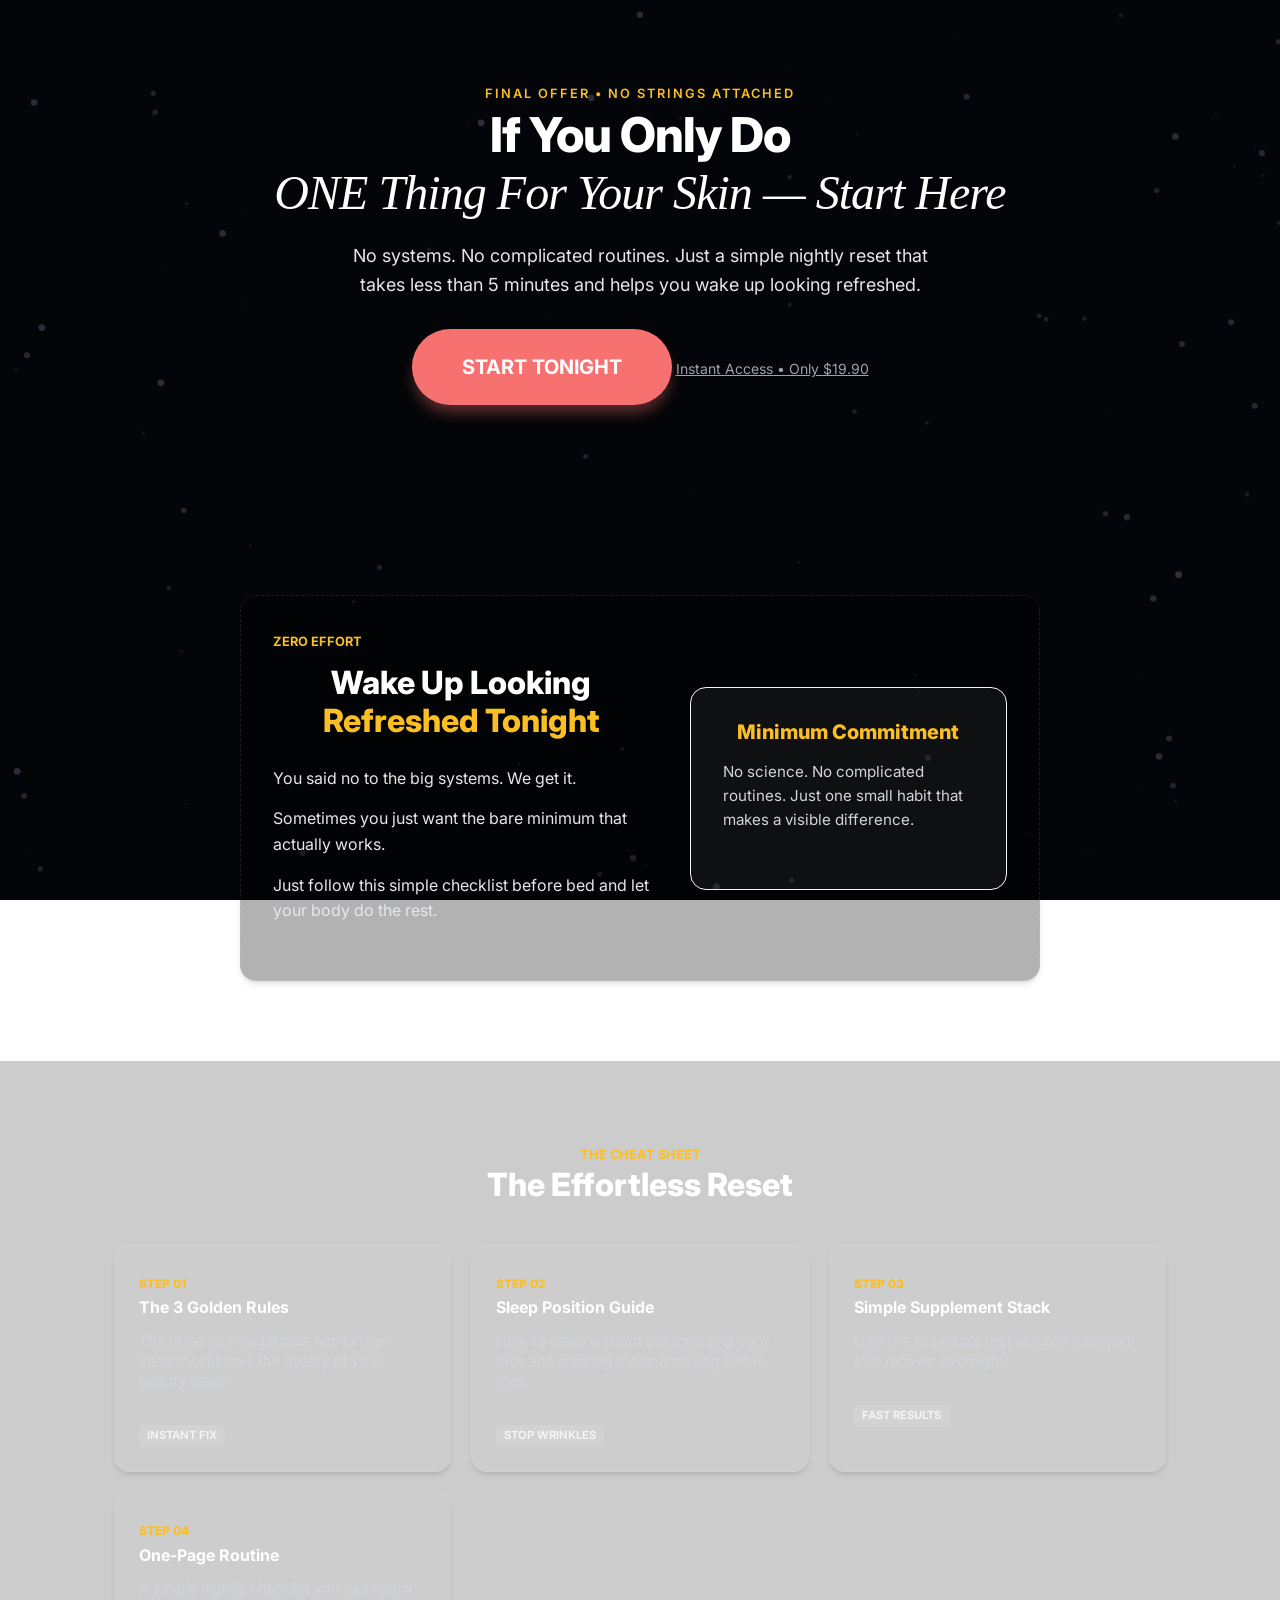
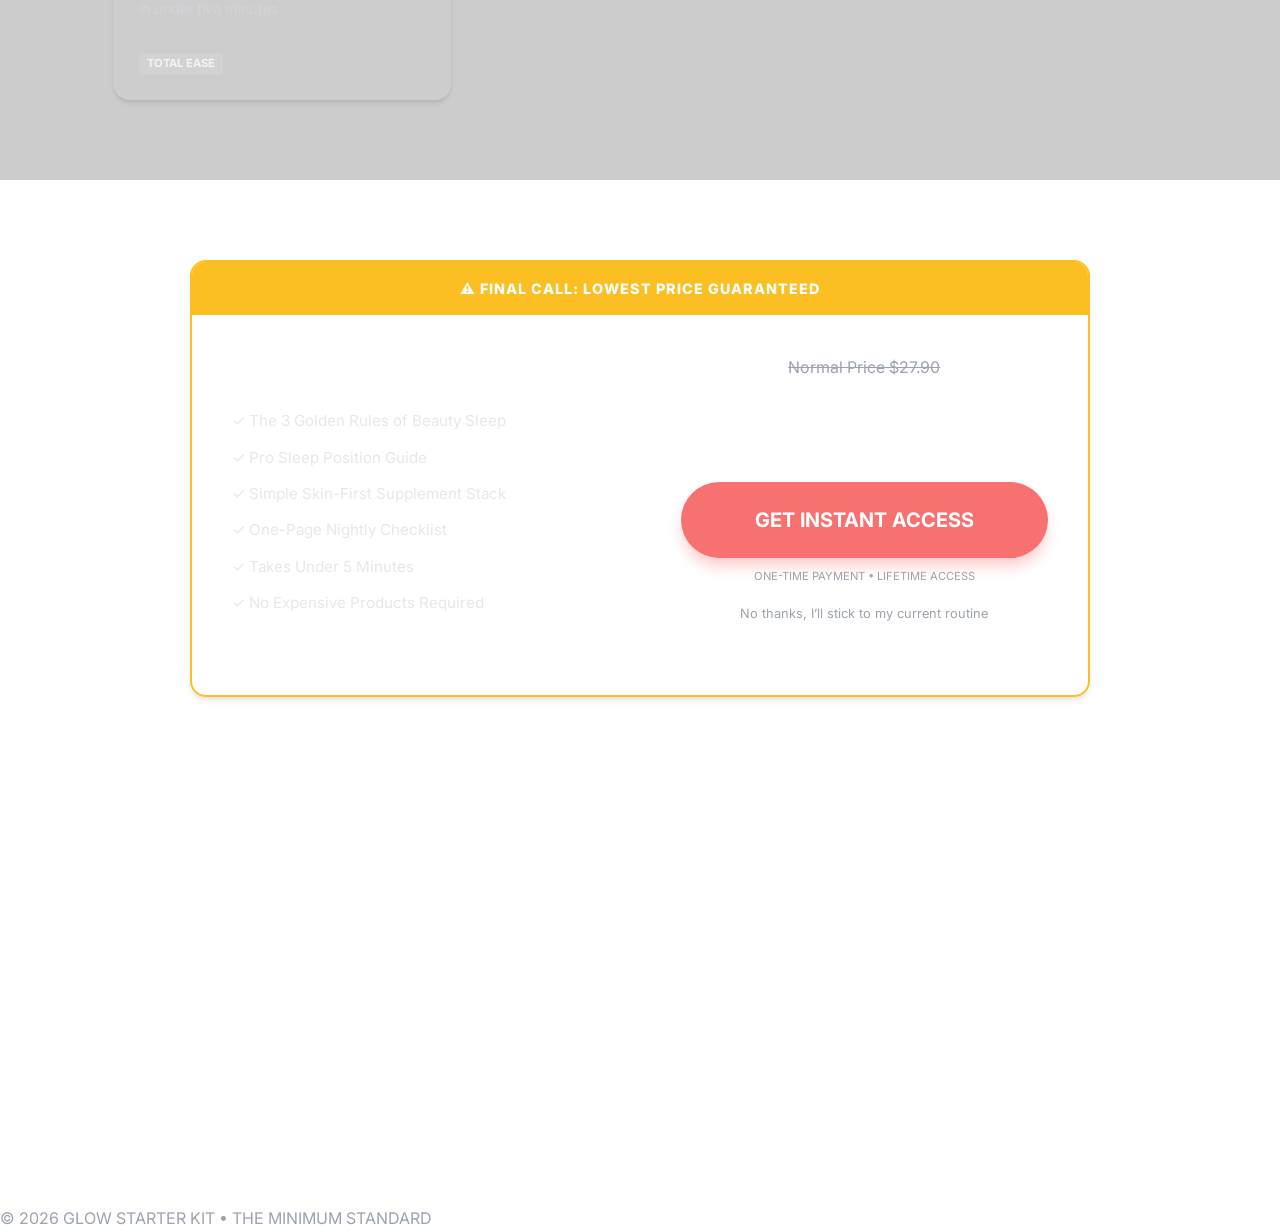
<file: starter.html>
<!DOCTYPE html>
<html lang="en">
<head>
<meta charset="UTF-8">
<meta name="viewport" content="width=device-width, initial-scale=1.0, maximum-scale=1.0, user-scalable=no">
<title>Glow Starter Kit | The Bare Essentials</title>

<link href="https://fonts.googleapis.com/css2?family=Plus+Jakarta+Sans:wght@800&family=Inter:wght@300;400;600&display=swap" rel="stylesheet">
<link rel="stylesheet" href="style.css">

<style>

/* (todo CSS original do layout mantido) */

#dropletCanvas{
position:fixed;
top:0;
left:0;
width:100%;
height:100%;
z-index:-1;
background:#030508;
}

.module-grid{
display:grid;
grid-template-columns:repeat(auto-fit,minmax(280px,1fr));
gap:20px;
margin-top:40px;
}

.module-card{
padding:1.5rem;
text-align:left;
border:1px solid rgba(255,255,255,0.05);
background:rgba(255,255,255,0.02);
}

.module-card h4{margin-bottom:10px;color:#fff;}

.module-card p{
font-size:0.9rem;
line-height:1.4;
color:#d1d5db;
}

.benefit-tag{
display:inline-block;
background:rgba(255,255,255,0.1);
padding:2px 8px;
border-radius:4px;
font-size:0.7rem;
font-weight:700;
text-transform:uppercase;
margin-top:10px;
color:#f3f4f6;
}

.faq-box{
max-width:800px;
margin:0 auto;
padding:40px 20px;
}

.faq-item{
border-bottom:1px solid rgba(255,255,255,0.1);
margin-bottom:10px;
}

.faq-trigger{
width:100%;
background:none;
border:none;
padding:20px 0;
text-align:left;
cursor:pointer;
display:flex;
justify-content:space-between;
align-items:center;
font-family:'Inter',sans-serif;
font-weight:600;
font-size:1.1rem;
color:#fff;
}

.faq-content{
max-height:0;
overflow:hidden;
transition:max-height .3s ease-out;
}

.faq-content p{
padding-bottom:20px;
color:#d1d5db;
line-height:1.6;
margin:0;
}

</style>
</head>

<body>

<canvas id="dropletCanvas"></canvas>

<header class="section">
<div class="container text-center">

<span style="color:#fbbf24;font-weight:600;text-transform:uppercase;letter-spacing:2px;font-size:0.8rem;">
FINAL OFFER • NO STRINGS ATTACHED
</span>

<h1 style="color:#fff;">
If You Only Do <br>
<span style="font-style:italic;font-weight:400;font-family:serif;color:#fff;">
ONE Thing For Your Skin — Start Here
</span>
</h1>

<p style="margin:0 auto;max-width:600px;color:#e5e7eb;">
No systems. No complicated routines. Just a simple nightly reset that takes less than 5 minutes and helps you wake up looking refreshed.
</p>

<div class="cta-container">
<a href="#offer" class="cta">Start Tonight</a>
<span class="cta-secondary" style="color:#9ca3af;">Instant Access • Only $19.90</span>
</div>

</div>
</header>


<main>

<section class="section section-dark">

<div class="container">

<div class="box section-dark" style="border:1px dashed rgba(255,255,255,0.1);padding:2rem;background:rgba(0,0,0,0.3);">

<div style="display:flex;gap:40px;align-items:center;" class="mobile-stack">

<div style="flex:1.2;">

<span style="color:#fbbf24;text-transform:uppercase;font-size:0.8rem;font-weight:700;">
Zero Effort
</span>

<h2 style="color:#fff;margin-top:10px;">
Wake Up Looking
<span style="color:#fbbf24;">Refreshed Tonight</span>
</h2>

<div style="margin-top:25px;">

<p style="font-size:1rem;margin-bottom:15px;color:#e5e7eb;">
You said no to the big systems. We get it.
</p>

<p style="font-size:1rem;margin-bottom:15px;color:#e5e7eb;">
Sometimes you just want the bare minimum that actually works.
</p>

<p style="font-size:1rem;color:#e5e7eb;">
Just follow this simple checklist before bed and let your body do the rest.
</p>

</div>

</div>

<div class="box" style="background:rgba(255,255,255,0.05);padding:2rem;flex:0.8;">

<h3 style="color:#fbbf24;font-size:1.25rem;margin-bottom:1rem;">
Minimum Commitment
</h3>

<p style="font-size:0.95rem;color:#d1d5db;">
No science. No complicated routines. Just one small habit that makes a visible difference.
</p>

</div>

</div>

</div>

</div>

</section>


<section class="section section-alt" style="background:rgba(0,0,0,0.2);">

<div class="container text-center">

<span style="color:#fbbf24;text-transform:uppercase;font-size:0.8rem;font-weight:700;">
The Cheat Sheet
</span>

<h2 style="color:#fff;">
The Effortless Reset
</h2>

<div class="module-grid">

<div class="box module-card">

<span style="color:#fbbf24;font-weight:800;font-size:0.75rem;">STEP 01</span>

<h4>The 3 Golden Rules</h4>

<p>
The three non-negotiable habits that instantly improve the quality of your beauty sleep.
</p>

<span class="benefit-tag">Instant Fix</span>

</div>


<div class="box module-card">

<span style="color:#fbbf24;font-weight:800;font-size:0.75rem;">STEP 02</span>

<h4>Sleep Position Guide</h4>

<p>
How to sleep without compressing your face and creating those annoying pillow lines.
</p>

<span class="benefit-tag">Stop Wrinkles</span>

</div>


<div class="box module-card">

<span style="color:#fbbf24;font-weight:800;font-size:0.75rem;">STEP 03</span>

<h4>Simple Supplement Stack</h4>

<p>
Only the essentials that actually help your skin recover overnight.
</p>

<span class="benefit-tag">Fast Results</span>

</div>


<div class="box module-card">

<span style="color:#fbbf24;font-weight:800;font-size:0.75rem;">STEP 04</span>

<h4>One-Page Routine</h4>

<p>
A simple nightly checklist you can follow in under five minutes.
</p>

<span class="benefit-tag">Total Ease</span>

</div>

</div>

</div>

</section>


<section id="offer" class="section">

<div class="container">

<div class="box" style="max-width:900px;margin:0 auto;padding:0;overflow:hidden;border:2px solid #fbbf24;background:rgba(255,255,255,0.05);">

<div style="background:#fbbf24;color:#fff;padding:15px;text-align:center;font-weight:800;font-size:0.9rem;letter-spacing:1px;">
⚠️ FINAL CALL: LOWEST PRICE GUARANTEED
</div>

<div style="display:flex;" class="mobile-stack">

<div style="padding:40px;flex:1;">

<h3 style="font-size:1.8rem;color:#fff;">Glow Starter Kit</h3>

<ul style="list-style:none;margin-top:20px;padding:0;">

<li style="margin-bottom:12px;font-size:0.95rem;color:#e5e7eb;">✓ The 3 Golden Rules of Beauty Sleep</li>
<li style="margin-bottom:12px;font-size:0.95rem;color:#e5e7eb;">✓ Pro Sleep Position Guide</li>
<li style="margin-bottom:12px;font-size:0.95rem;color:#e5e7eb;">✓ Simple Skin-First Supplement Stack</li>
<li style="margin-bottom:12px;font-size:0.95rem;color:#e5e7eb;">✓ One-Page Nightly Checklist</li>
<li style="margin-bottom:12px;font-size:0.95rem;color:#e5e7eb;">✓ Takes Under 5 Minutes</li>
<li style="margin-bottom:12px;font-size:0.95rem;color:#e5e7eb;">✓ No Expensive Products Required</li>

</ul>

</div>

<div style="background:rgba(255,255,255,0.05);padding:40px;text-align:center;border-left:1px solid rgba(255,255,255,0.1);flex:1;">

<span style="text-decoration:line-through;color:#9ca3af;">Normal Price $27.90</span>

<div style="font-size:4.5rem;font-weight:800;color:#fff;line-height:1;margin:10px 0;">
$19.90
</div>

<div class="cta-container" style="margin-top:20px;">

<a href="https://pay.hotmart.com/E104807381C" class="cta" style="width:100%;display:block;box-sizing:border-box;">
Get Instant Access
</a>

<span style="font-size:0.7rem;color:#9ca3af;margin-top:10px;display:block;">
ONE-TIME PAYMENT • LIFETIME ACCESS
</span>

<a href="https://theglowprotocol.github.io/TheGlowProtocol/essential" 
style="display:block;margin-top:18px;font-size:0.8rem;color:#9ca3af;text-decoration:none;">
No thanks, I’ll stick to my current routine
</a>

</div>

</div>

</div>

</div>

</div>

</section>


<section class="section-padding container">

<div class="faq-box">

<h2 style="text-align:center;margin-bottom:2rem;font-size:1.5rem;color:#fff;">
Easy Questions
</h2>

<div class="faq-item">
<button class="faq-trigger" onclick="toggleFaq(this)">
How long does this really take?
<span>+</span>
</button>
<div class="faq-content">
<p>Less than 5 minutes. The whole routine was designed to be quick and effortless.</p>
</div>
</div>

<div class="faq-item">
<button class="faq-trigger" onclick="toggleFaq(this)">
Do I need to buy anything else?
<span>+</span>
</button>
<div class="faq-content">
<p>No. Most steps involve habits you can start tonight with what you already have.</p>
</div>
</div>

<div class="faq-item">
<button class="faq-trigger" onclick="toggleFaq(this)">
Is there a lot to read?
<span>+</span>
</button>
<div class="faq-content">
<p>No. It's a one-page checklist with a few short explanations.</p>
</div>
</div>

<div class="faq-item">
<button class="faq-trigger" onclick="toggleFaq(this)">
How do I get access?
<span>+</span>
</button>
<div class="faq-content">
<p>Immediately after checkout you'll receive a download link in your email.</p>
</div>
</div>

</div>

</section>

</main>

<footer style="color:#9ca3af;">
© 2026 GLOW STARTER KIT • THE MINIMUM STANDARD
</footer>

<script>

const canvas=document.getElementById('dropletCanvas');
const ctx=canvas.getContext('2d');

function resizeCanvas(){
canvas.width=window.innerWidth;
canvas.height=window.innerHeight;
}

resizeCanvas();

let droplets=[];

const config={count:100,speedMin:0.05,speedMax:0.4,baseColor:'180,200,230'};

class Droplet{
constructor(){this.init(true);}
init(randomX=false){
this.y=Math.random()*canvas.height;
this.x=randomX?(Math.random()*canvas.width):-50;
this.z=Math.random();
this.speed=(this.z*(config.speedMax-config.speedMin)+config.speedMin)*0.8;
this.radius=this.z*3+0.5;
this.opacity=this.z*0.2+0.02;
}
update(){
this.x+=this.speed;
if(this.x>canvas.width+50)this.init(false);
ctx.beginPath();
ctx.fillStyle=`rgba(${config.baseColor},${this.opacity})`;
ctx.arc(this.x,this.y,this.radius,0,Math.PI*2);
ctx.fill();
}
}

function initScene(){
droplets=[];
for(let i=0;i<config.count;i++)droplets.push(new Droplet());
}

function animate(){
ctx.clearRect(0,0,canvas.width,canvas.height);
droplets.forEach(d=>d.update());
requestAnimationFrame(animate);
}

window.addEventListener('resize',()=>{
resizeCanvas();
initScene();
});

initScene();
animate();

function toggleFaq(btn){
const content=btn.nextElementSibling;
const isOpen=content.style.maxHeight;
document.querySelectorAll('.faq-content').forEach(c=>c.style.maxHeight=null);
content.style.maxHeight=(isOpen&&isOpen!=="0px")?null:content.scrollHeight+"px";
}

</script>

</body>
</html>
</file>
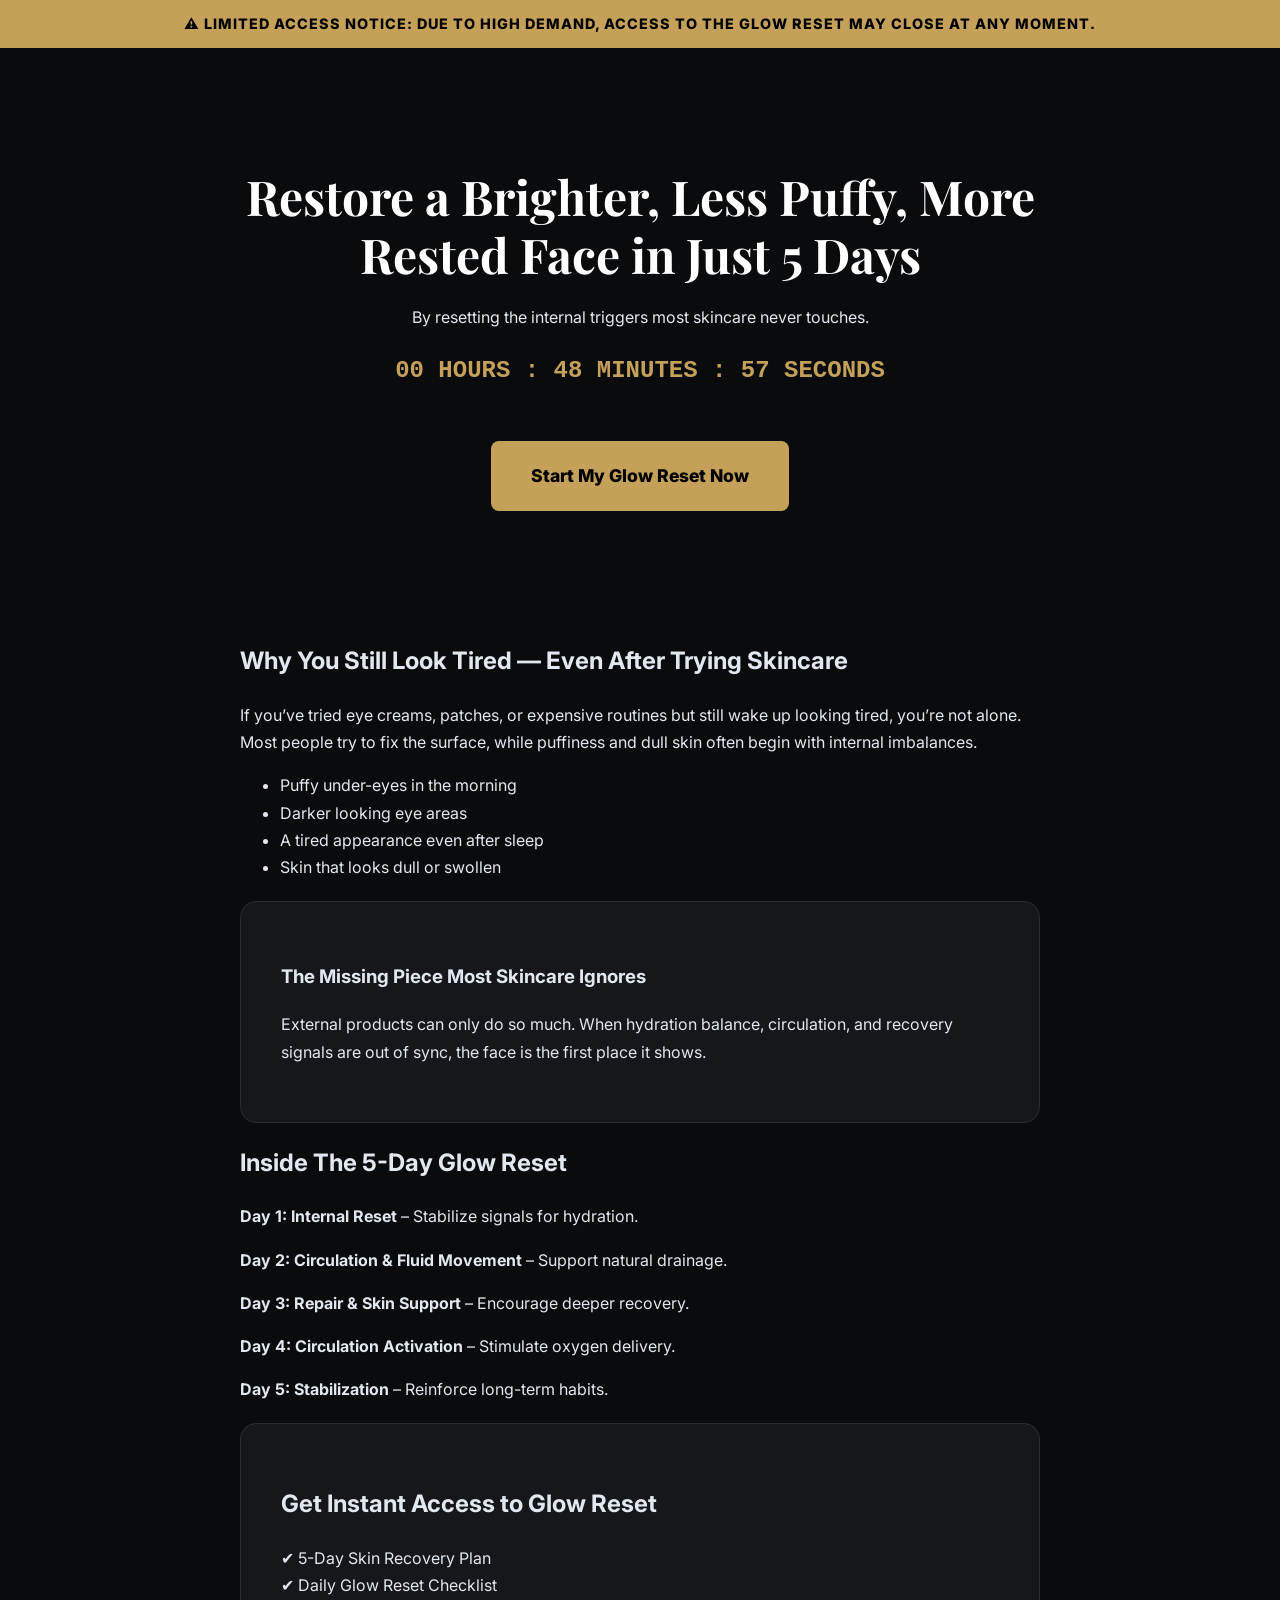
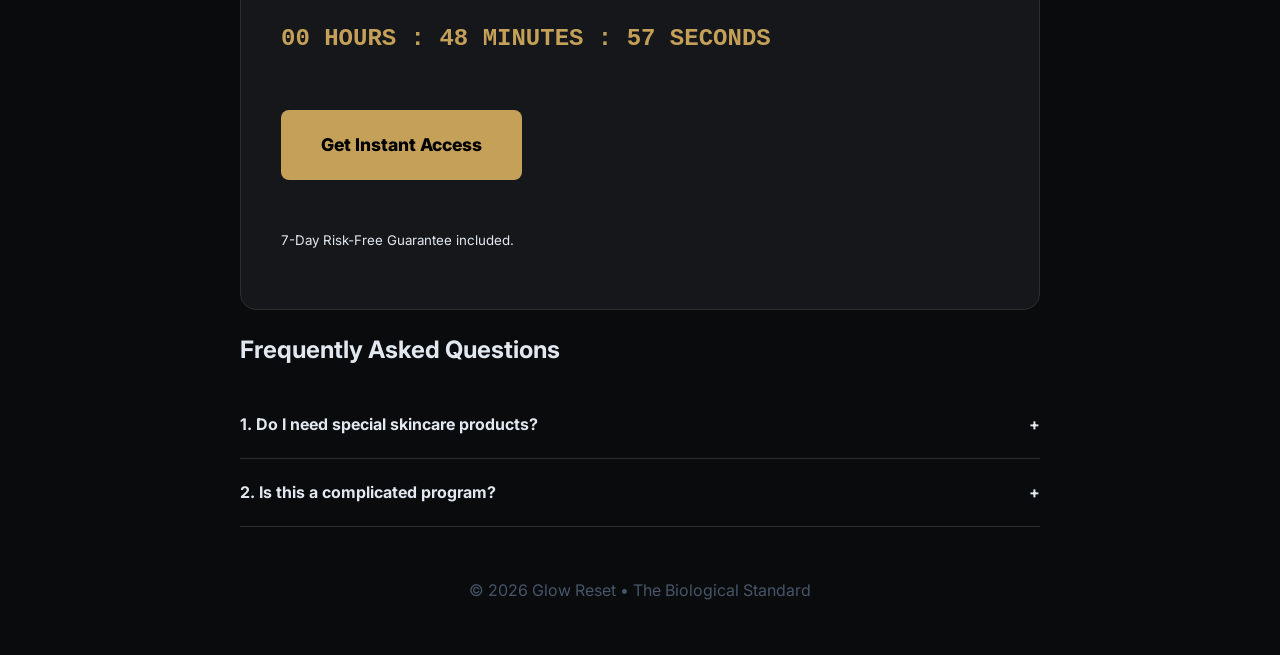
<file: teste.html>
<!DOCTYPE html>
<html lang="en">
<head>
    <meta charset="UTF-8">
    <meta name="viewport" content="width=device-width, initial-scale=1.0">
    <title>Glow Reset | 5-Day Skin Recovery</title>
    <link href="https://fonts.googleapis.com/css2?family=Inter:wght@300;400;700;800&family=Playfair+Display:ital,wght@0,700;1,700&display=swap" rel="stylesheet">
    <style>
        :root { --gold: #c5a059; --dark: #0a0b0d; --text: #e2e8f0; }
        body { margin: 0; background-color: var(--dark); color: var(--text); font-family: 'Inter', sans-serif; line-height: 1.7; }
        .container { max-width: 800px; margin: 0 auto; padding: 0 20px; }
        
        /* Elements */
        .alert-bar { background: var(--gold); color: #000; text-align: center; padding: 12px; font-weight: 800; font-size: 0.9rem; text-transform: uppercase; letter-spacing: 1px; }
        .hero { padding: 80px 0; text-align: center; }
        h1 { font-family: 'Playfair Display', serif; font-size: 3rem; line-height: 1.2; margin-bottom: 20px; color: #fff; }
        .cta-btn { display: inline-block; background: var(--gold); color: #000; padding: 20px 40px; border-radius: 8px; text-decoration: none; font-weight: 800; font-size: 1.1rem; margin: 30px 0; transition: transform 0.2s; }
        .cta-btn:hover { transform: translateY(-3px); }
        .card { background: #15171a; padding: 40px; border-radius: 16px; border: 1px solid #2d2d2d; margin: 20px 0; }
        
        /* Timer */
        .timer { font-family: monospace; font-size: 1.5rem; color: var(--gold); font-weight: 700; margin: 20px 0; }
        
        /* FAQ */
        .faq-item { border-bottom: 1px solid #2d2d2d; padding: 20px 0; }
        .faq-q { font-weight: 700; cursor: pointer; display: flex; justify-content: space-between; }
        .faq-a { display: none; color: #94a3b8; margin-top: 10px; }
    </style>
</head>
<body>

    <div class="alert-bar">⚠️ LIMITED ACCESS NOTICE: Due to high demand, access to the Glow Reset may close at any moment.</div>

    <section class="hero container">
        <h1>Restore a Brighter, Less Puffy, More Rested Face in Just 5 Days</h1>
        <p>By resetting the internal triggers most skincare never touches.</p>
        <div class="timer">00 HOURS : 48 MINUTES : 57 SECONDS</div>
        <a href="#offer" class="cta-btn">Start My Glow Reset Now</a>
    </section>

    <main class="container">
        <section>
            <h2>Why You Still Look Tired — Even After Trying Skincare</h2>
            <p>If you’ve tried eye creams, patches, or expensive routines but still wake up looking tired, you’re not alone. Most people try to fix the surface, while puffiness and dull skin often begin with internal imbalances.</p>
            <ul>
                <li>Puffy under-eyes in the morning</li>
                <li>Darker looking eye areas</li>
                <li>A tired appearance even after sleep</li>
                <li>Skin that looks dull or swollen</li>
            </ul>
        </section>

        <div class="card">
            <h3>The Missing Piece Most Skincare Ignores</h3>
            <p>External products can only do so much. When hydration balance, circulation, and recovery signals are out of sync, the face is the first place it shows.</p>
        </div>

        <section>
            <h2>Inside The 5-Day Glow Reset</h2>
            <p><strong>Day 1: Internal Reset</strong> – Stabilize signals for hydration.</p>
            <p><strong>Day 2: Circulation & Fluid Movement</strong> – Support natural drainage.</p>
            <p><strong>Day 3: Repair & Skin Support</strong> – Encourage deeper recovery.</p>
            <p><strong>Day 4: Circulation Activation</strong> – Stimulate oxygen delivery.</p>
            <p><strong>Day 5: Stabilization</strong> – Reinforce long-term habits.</p>
        </section>

        <section id="offer" class="card">
            <h2>Get Instant Access to Glow Reset</h2>
            <p>✔ 5-Day Skin Recovery Plan<br>✔ Daily Glow Reset Checklist</p>
            <div class="timer">00 HOURS : 48 MINUTES : 57 SECONDS</div>
            <a href="#" class="cta-btn">Get Instant Access</a>
            <p><small>7-Day Risk-Free Guarantee included.</small></p>
        </section>

        <section>
            <h2>Frequently Asked Questions</h2>
            <div class="faq-item"><div class="faq-q" onclick="this.nextElementSibling.style.display='block'">1. Do I need special skincare products? <span>+</span></div><div class="faq-a">No. Glow Reset focuses on internal habits.</div></div>
            <div class="faq-item"><div class="faq-q" onclick="this.nextElementSibling.style.display='block'">2. Is this a complicated program? <span>+</span></div><div class="faq-a">No. The steps are simple and easy to follow.</div></div>
            </section>
    </main>

    <footer style="text-align: center; padding: 50px; color: #475569;">
        © 2026 Glow Reset • The Biological Standard
    </footer>

</body>
</html>
</file>
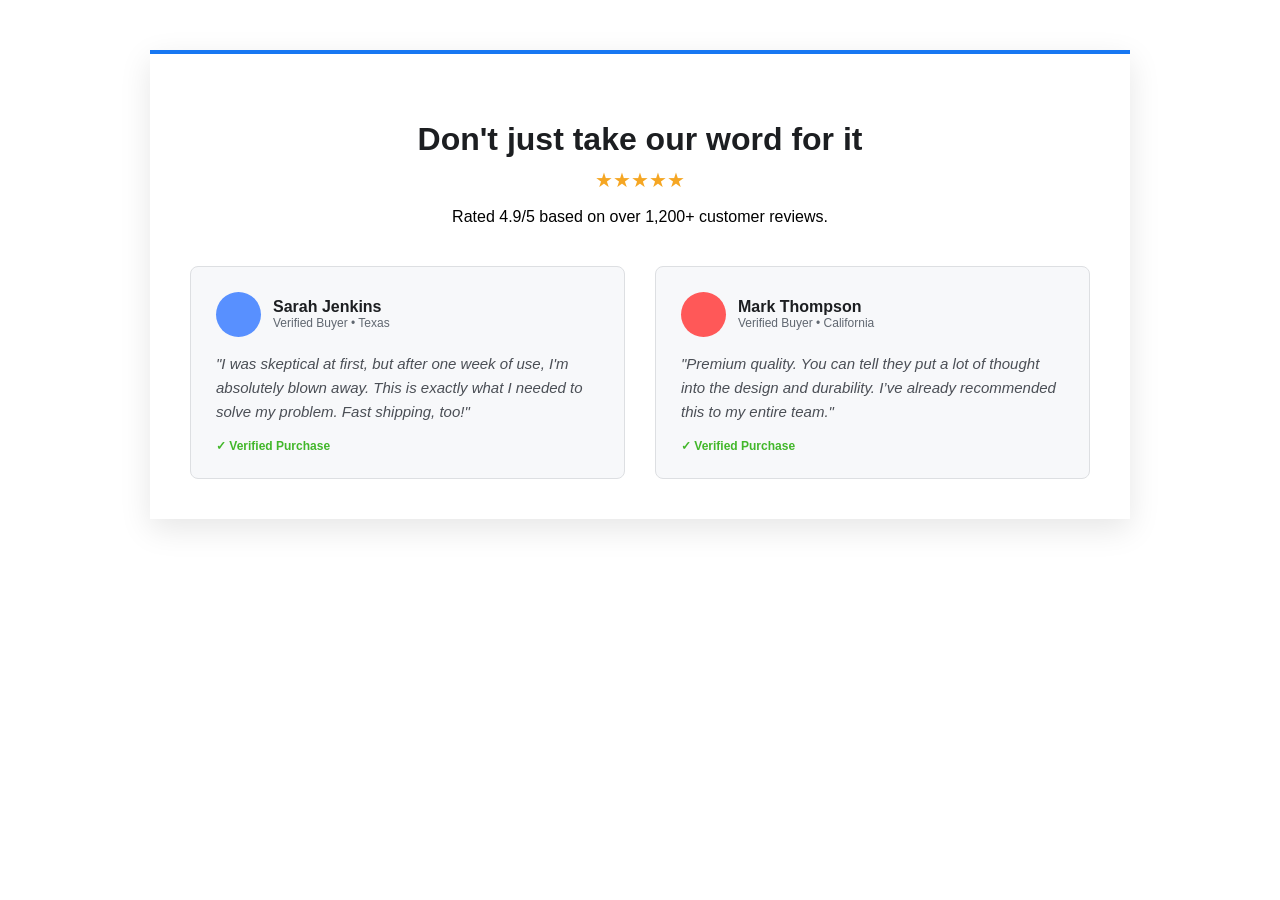
<file: testeg.html>
<!DOCTYPE html>
<html lang="en">
<head>
    <meta charset="UTF-8">
    <style>
        .social-proof-container {
            font-family: 'Helvetica Neue', Helvetica, Arial, sans-serif;
            max-width: 900px;
            margin: 50px auto;
            padding: 40px;
            background-color: #ffffff;
            border-top: 4px solid #1877f2; /* FB Blue */
            box-shadow: 0 10px 30px rgba(0,0,0,0.1);
        }
        .header-text { text-align: center; margin-bottom: 40px; }
        .header-text h2 { font-size: 32px; color: #1c1e21; margin-bottom: 10px; }
        .stars { color: #f5a623; font-size: 20px; margin-bottom: 10px; }
        
        .testimonial-grid { display: grid; grid-template-columns: 1fr 1fr; gap: 30px; }
        
        .card { 
            background: #f7f8fa; 
            padding: 25px; 
            border-radius: 8px; 
            border: 1px solid #dddfe2;
        }
        .profile { display: flex; align-items: center; margin-bottom: 15px; }
        .avatar { width: 45px; height: 45px; background: #333; border-radius: 50%; margin-right: 12px; }
        .name { font-weight: 700; color: #1c1e21; }
        .meta { font-size: 12px; color: #606770; }
        .review-text { font-size: 15px; color: #4b4f56; line-height: 1.6; font-style: italic; }
        .verified { display: flex; align-items: center; color: #42b72a; font-weight: 600; font-size: 12px; margin-top: 15px; }
        
        @media (max-width: 600px) { .testimonial-grid { grid-template-columns: 1fr; } }
    </style>
</head>
<body>

<section class="social-proof-container">
    <div class="header-text">
        <h2>Don't just take our word for it</h2>
        <div class="stars">★★★★★</div>
        <p>Rated 4.9/5 based on over 1,200+ customer reviews.</p>
    </div>

    <div class="testimonial-grid">
        <div class="card">
            <div class="profile">
                <div class="avatar" style="background: #5890ff;"></div>
                <div>
                    <div class="name">Sarah Jenkins</div>
                    <div class="meta">Verified Buyer • Texas</div>
                </div>
            </div>
            <div class="review-text">"I was skeptical at first, but after one week of use, I'm absolutely blown away. This is exactly what I needed to solve my problem. Fast shipping, too!"</div>
            <div class="verified">✓ Verified Purchase</div>
        </div>

        <div class="card">
            <div class="profile">
                <div class="avatar" style="background: #ff5858;"></div>
                <div>
                    <div class="name">Mark Thompson</div>
                    <div class="meta">Verified Buyer • California</div>
                </div>
            </div>
            <div class="review-text">"Premium quality. You can tell they put a lot of thought into the design and durability. I’ve already recommended this to my entire team."</div>
            <div class="verified">✓ Verified Purchase</div>
        </div>
    </div>
</section>

</body>
</html>
</file>
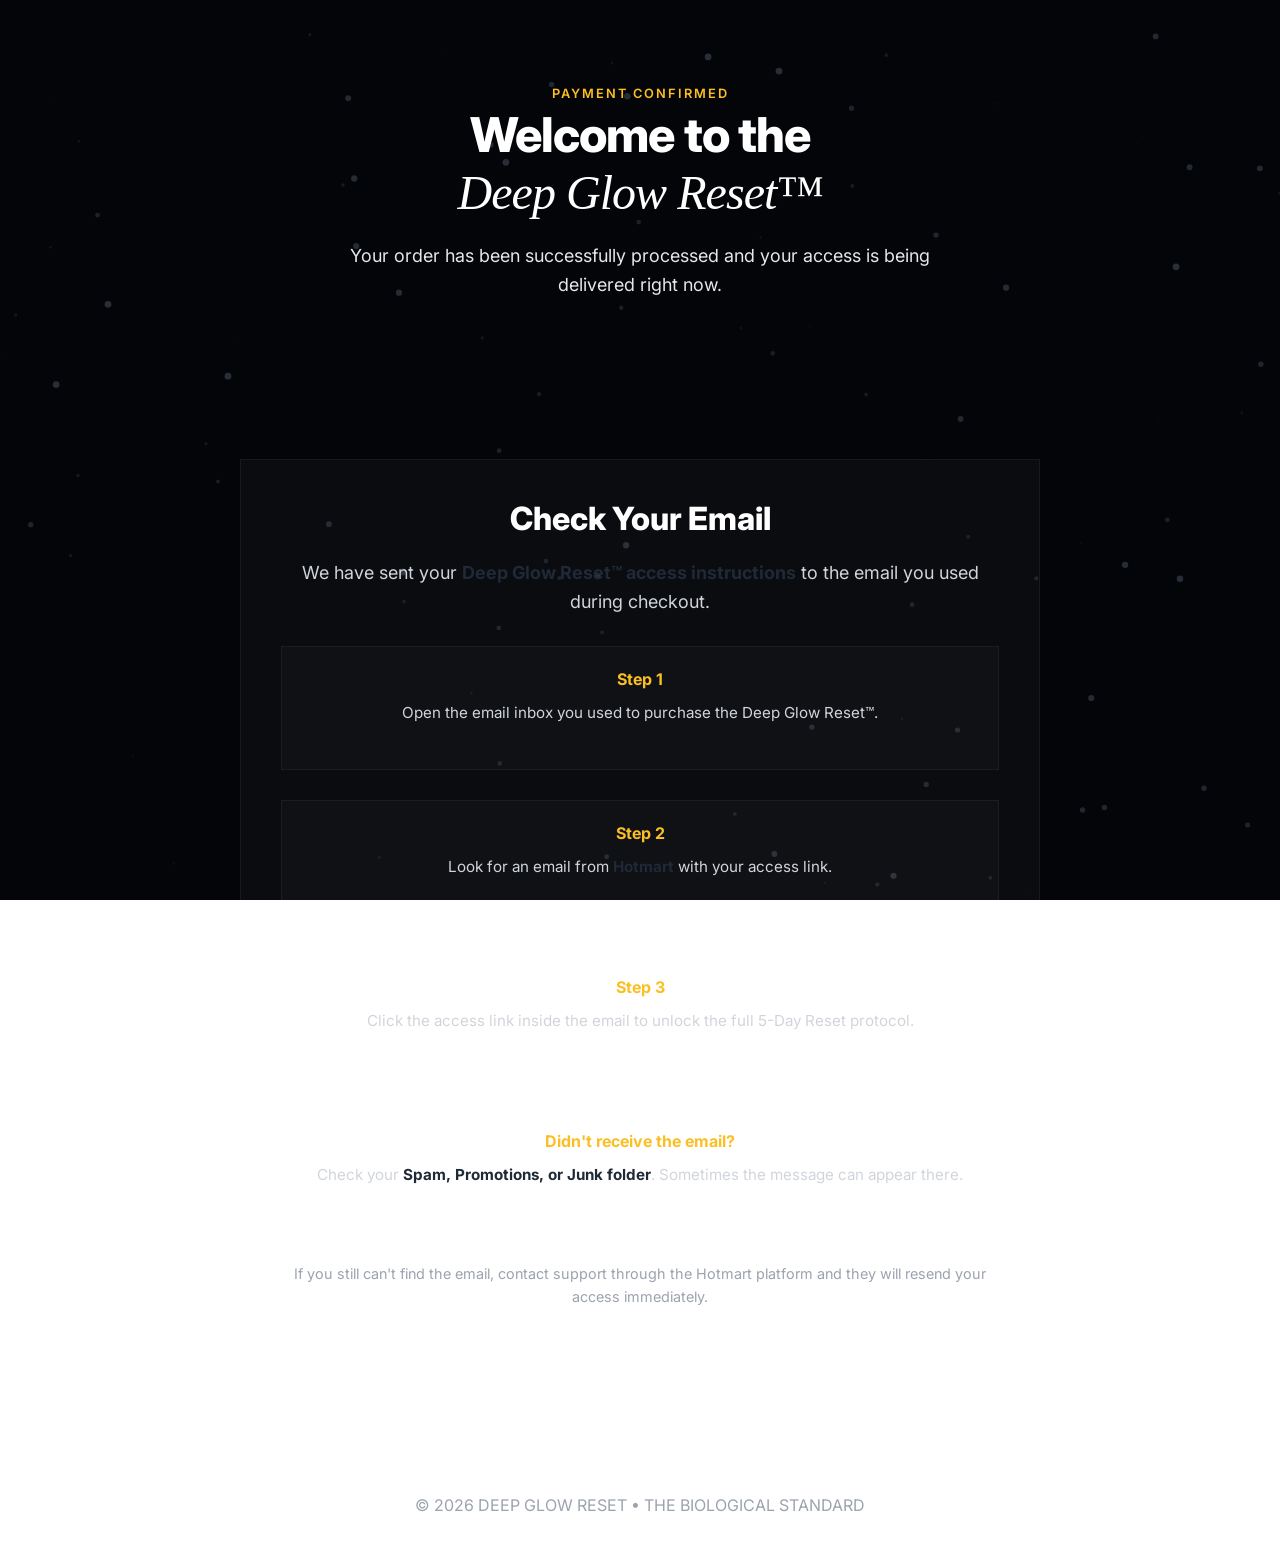
<file: thank-you.html>
<!DOCTYPE html>
<html lang="en">
<head>
<meta charset="UTF-8">
<meta name="viewport" content="width=device-width, initial-scale=1.0, maximum-scale=1.0, user-scalable=no">
<title>Access Confirmed | Deep Glow Reset</title>

<link href="https://fonts.googleapis.com/css2?family=Plus+Jakarta+Sans:wght@800&family=Inter:wght@300;400;600&display=swap" rel="stylesheet">
<link rel="stylesheet" href="style.css">

<style>

#dropletCanvas{
position:fixed;
top:0;
left:0;
width:100%;
height:100%;
z-index:-1;
background:#030508;
}

.confirm-box{
max-width:800px;
margin:0 auto;
padding:40px;
text-align:center;
border:1px solid rgba(255,255,255,0.05);
background:rgba(255,255,255,0.03);
}

.step-box{
margin-top:30px;
padding:20px;
background:rgba(255,255,255,0.02);
border:1px solid rgba(255,255,255,0.05);
}

.step-box h4{
color:#fbbf24;
margin-bottom:8px;
}

.step-box p{
color:#d1d5db;
font-size:0.95rem;
}

</style>

</head>

<body>

<canvas id="dropletCanvas"></canvas>

<header class="section">
<div class="container text-center">

<span style="color:#fbbf24;font-weight:600;text-transform:uppercase;letter-spacing:2px;font-size:0.8rem;">
Payment Confirmed
</span>

<h1 style="color:#ffffff;">
Welcome to the <br>
<span style="font-style:italic;font-weight:400;font-family:serif;">
Deep Glow Reset™
</span>
</h1>

<p style="margin:0 auto;max-width:600px;color:#e5e7eb;">
Your order has been successfully processed and your access is being delivered right now.
</p>

</div>
</header>


<section class="section">

<div class="container">

<div class="confirm-box">

<h2 style="color:#ffffff;">Check Your Email</h2>

<p style="color:#d1d5db;margin-top:15px;">
We have sent your <strong>Deep Glow Reset™ access instructions</strong> to the email you used during checkout.
</p>

<div class="step-box">
<h4>Step 1</h4>
<p>
Open the email inbox you used to purchase the Deep Glow Reset™.
</p>
</div>

<div class="step-box">
<h4>Step 2</h4>
<p>
Look for an email from <strong>Hotmart</strong> with your access link.
</p>
</div>

<div class="step-box">
<h4>Step 3</h4>
<p>
Click the access link inside the email to unlock the full 5-Day Reset protocol.
</p>
</div>

<div class="step-box">
<h4>Didn't receive the email?</h4>
<p>
Check your <strong>Spam, Promotions, or Junk folder</strong>. Sometimes the message can appear there.
</p>
</div>

<p style="margin-top:30px;color:#9ca3af;font-size:0.9rem;">
If you still can't find the email, contact support through the Hotmart platform and they will resend your access immediately.
</p>

</div>

</div>

</section>


<footer style="text-align:center;color:#9ca3af;padding:40px 0;">
© 2026 DEEP GLOW RESET • THE BIOLOGICAL STANDARD
</footer>


<script>

const canvas=document.getElementById('dropletCanvas');
const ctx=canvas.getContext('2d');

function resizeCanvas(){
canvas.width=window.innerWidth;
canvas.height=window.innerHeight;
}

resizeCanvas();

let droplets=[];
const config={count:100,speedMin:0.05,speedMax:0.4,baseColor:'180,200,230'};

class Droplet{
constructor(){this.init(true);}
init(randomX=false){
this.y=Math.random()*canvas.height;
this.x=randomX?(Math.random()*canvas.width):-50;
this.z=Math.random();
this.speed=(this.z*(config.speedMax-config.speedMin)+config.speedMin)*0.8;
this.radius=this.z*3+0.5;
this.opacity=this.z*0.2+0.02;
}
update(){
this.x+=this.speed;
if(this.x>canvas.width+50)this.init(false);
ctx.beginPath();
ctx.fillStyle=`rgba(${config.baseColor},${this.opacity})`;
ctx.arc(this.x,this.y,this.radius,0,Math.PI*2);
ctx.fill();
}
}

function initScene(){
droplets=[];
for(let i=0;i<config.count;i++)droplets.push(new Droplet());
}

function animate(){
ctx.clearRect(0,0,canvas.width,canvas.height);
droplets.forEach(d=>d.update());
requestAnimationFrame(animate);
}

window.addEventListener('resize',()=>{
resizeCanvas();
initScene();
});

initScene();
animate();

</script>

</body>
</html>
</file>
<file: style.css>
/* =========================================================
   STYLE: Modern, Premium, High-Conversion
   TARGET: American Female Market
============================================================ 
*/

/* 1. GLOBAL RESET */
* {
    margin: 0;
    padding: 0;
    box-sizing: border-box;
    -webkit-font-smoothing: antialiased;
    -moz-osx-font-smoothing: grayscale;
}

:root {
    --primary-color: #F87171; /* Modern Coral for Conversion */
    --primary-hover: #EF4444;
    --accent-soft: #FFF5F5;   /* Soft Rose Background */
    --text-main: #1F2937;     /* Deep Charcoal for readability */
    --text-light: #6B7280;    /* Grey for subheadlines */
    --white: #FFFFFF;
    --border-color: #F3F4F6;
    --shadow: 0 4px 6px -1px rgba(0, 0, 0, 0.1), 0 2px 4px -1px rgba(0, 0, 0, 0.06);
    --font-main: 'Inter', -apple-system, BlinkMacSystemFont, "Segoe UI", Roboto, sans-serif;
}

html {
    scroll-behavior: smooth;
    font-size: 16px;
}

body {
    font-family: var(--font-main);
    background-color: var(--white);
    color: var(--text-main);
    line-height: 1.6;
    overflow-x: hidden;
}

/* 2. ESTRUTURA BASE */
.container {
    width: 100%;
    max-width: 1100px;
    margin: 0 auto;
    padding: 0 24px;
}

.section {
    padding: 80px 0;
    position: relative;
}

.box {
    background: var(--white);
    padding: 40px;
    border-radius: 16px;
    border: 1px solid var(--border-color);
    box-shadow: var(--shadow);
    max-width: 800px;
    margin: 0 auto;
}

.highlight {
    background-color: var(--accent-soft);
    padding: 40px 0;
    border-top: 1px solid var(--border-color);
    border-bottom: 1px solid var(--border-color);
}

/* 3. TIPOGRAFIA */
h1, h2, h3 {
    font-weight: 800;
    line-height: 1.2;
    margin-bottom: 20px;
    text-align: center;
}

h1 {
    font-size: clamp(40px, 5vw, 48px);
    color: var(--text-main);
    letter-spacing: -0.02em;
}

h2 {
    font-size: clamp(26px, 4vw, 32px);
    color: var(--text-main);
}

p {
    font-size: 18px;
    color: var(--text-light);
    margin-bottom: 1.5rem;
    max-width: 700px;
    margin-left: auto;
    margin-right: auto;
}

strong {
    color: var(--text-main);
    font-weight: 700;
}

/* 4. BOTÕES (CTA) */
.cta-container {
    text-align: center;
    margin: 30px 0;
}

.cta {
    display: inline-block;
    background-color: var(--primary-color);
    color: var(--white);
    font-size: 20px;
    font-weight: 700;
    text-transform: uppercase;
    text-decoration: none;
    padding: 22px 50px;
    border-radius: 50px;
    transition: all 0.3s ease;
    box-shadow: 0 10px 15px -3px rgba(248, 113, 113, 0.4);
    cursor: pointer;
    border: none;
}

.cta:hover {
    background-color: var(--primary-hover);
    transform: translateY(-2px);
    box-shadow: 0 20px 25px -5px rgba(248, 113, 113, 0.5);
}

.cta-secondary {
    display: inline-block;
    color: var(--text-light);
    font-size: 14px;
    text-decoration: underline;
    background: none;
    border: none;
    cursor: pointer;
    margin-top: 15px;
    transition: color 0.2s;
}

.cta-secondary:hover {
    color: var(--text-main);
}

/* 5. AUXILIARY CLASSES */
.text-center { text-align: center; }
.img-responsive {
    max-width: 100%;
    height: auto;
    border-radius: 12px;
    display: block;
    margin: 20px auto;
}

/* 6. RESPONSIVIDADE (MOBILE-FIRST REFINEMENT) */
@media (max-width: 768px) {
    .section {
        padding: 40px 0;
    }

    .container {
        padding: 0 20px;
    }

    h1 {
        font-size: 28px; /* Compact & Professional */
        line-height: 1.1;
    }

    h2 {
        font-size: 22px;
    }

    p {
        font-size: 16px;
        line-height: 1.5;
    }

    .box {
        padding: 25px 20px;
        border-radius: 12px;
    }

    .cta {
        width: 100%; /* Full width for thumbs */
        font-size: 18px;
        padding: 18px 20px;
        border-radius: 8px; /* Slightly sharper for compact look */
    }

    .cta-container {
        margin: 20px 0;
    }
    
    /* Avoid huge gaps on mobile */
    .highlight {
        padding: 30px 0;
    }
}

/* 7. PERFORMANCE & CLEANUP */
.no-scroll { overflow: hidden; }
button:focus { outline: none; }

/* Subtle Animation for Attention */
@keyframes pulse {
    0% { transform: scale(1); }
    50% { transform: scale(1.02); }
    100% { transform: scale(1); }
}

.cta-pulse {
    animation: pulse 2s infinite;
}
</file>
